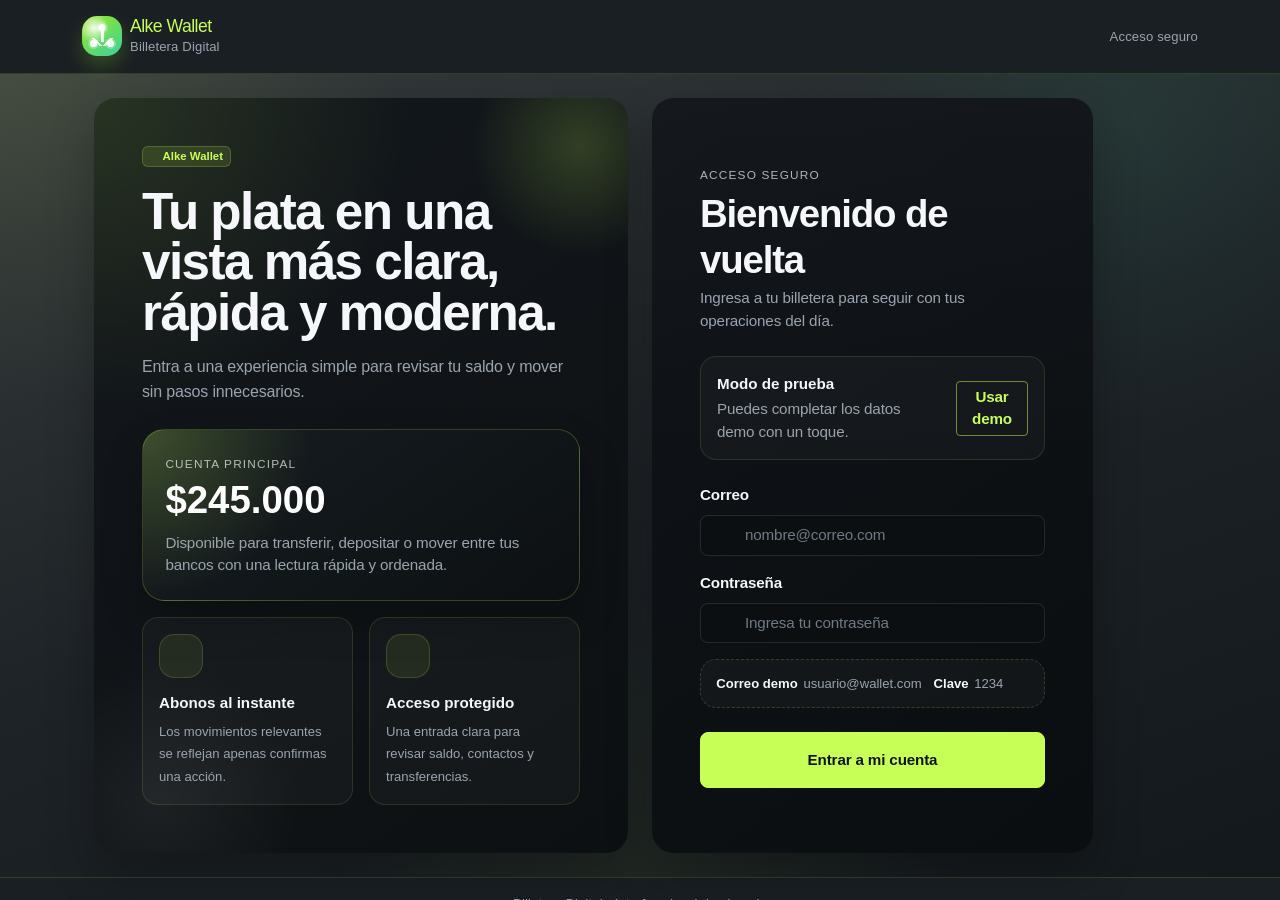
<file: index.html>
<!DOCTYPE html>
<html lang="es">

<head>
	<meta charset="UTF-8">
	<meta name="viewport" content="width=device-width, initial-scale=1.0">
	<title>Billetera Digital</title>
</head>

<body>
	<p>Redirigiendo a <a href="./pages/login.html">Inicio de sesión</a>...</p>
	<script src="https://code.jquery.com/jquery-3.7.1.min.js"></script>
	<script>
		$(function () {
			$(location).attr("href", "./pages/login.html");
		});
	</script>
</body>

</html>
</file>
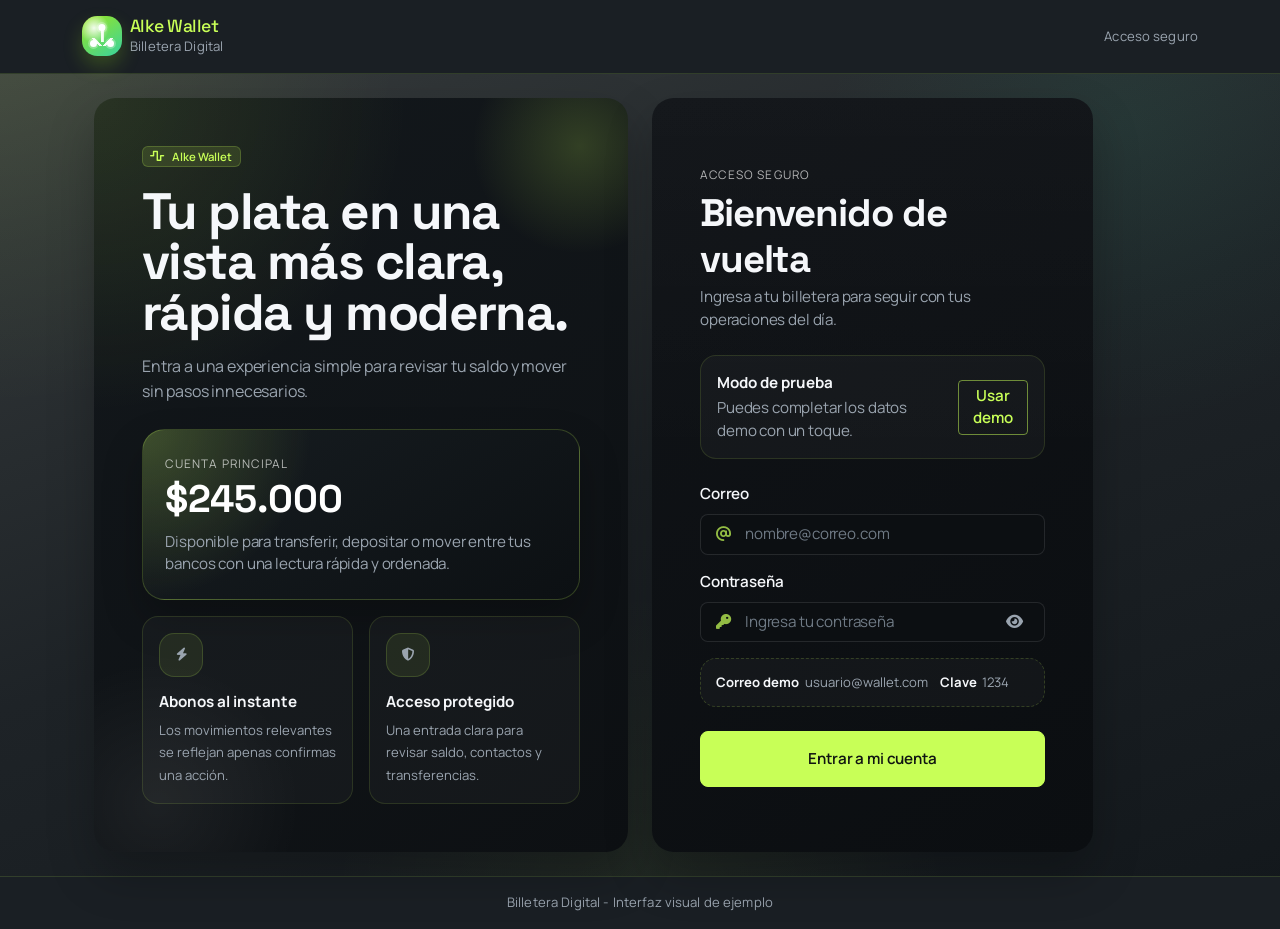
<file: pages/deposit.html>
<!DOCTYPE html>
<html lang="es">

<head>
  <meta charset="UTF-8">
  <meta name="viewport" content="width=device-width, initial-scale=1.0">
  <title>Depositar | Billetera Digital</title>
  <link href="https://cdn.jsdelivr.net/npm/bootstrap@5.3.3/dist/css/bootstrap.min.css" rel="stylesheet"
    integrity="sha384-QWTKZyjpPEjISv5WaRU9OFeRpok6YctnYmDr5pNlyT2bRjXh0JMhjY6hW+ALEwIH" crossorigin="anonymous">
  <link rel="stylesheet" href="../assets/css/styles.css">
  <link rel="stylesheet" href="../assets/css/pages/operations.css">
</head>

<body data-page="deposit" data-layout="app" data-title="Depositar | Billetera Digital">
  <div data-layout-root></div>
  <template data-page-content>
    <section class="card simple-card border-0 p-4 p-md-5">
      <div class="page-hero mb-4">
        <div>
          <span class="badge d-inline-block bg-primary-subtle text-primary">Fondos</span>
          <h2 class="mt-3 mb-1">Depositar</h2>
          <p class="text-muted mb-0">Elige cómo quieres ingresar la plata y te guiamos paso a paso.</p>
        </div>
        <div class="hero-icon">
          <i class="fa-solid fa-arrow-down-wide-short"></i>
        </div>
      </div>

      <div class="row g-4 align-items-start">
        <div class="col-12 col-xl-7">
          <div class="desktop-flow-column">
            <div class="row g-3 mobile-summary-grid">
              <div class="col-12 col-sm-7 col-lg-7">
                <div class="info-panel h-100">
                  <div class="balance-header balance-header--compact">
                    <span class="info-panel__label mb-0">Saldo actual</span>
                    <button type="button" class="balance-visibility-toggle" data-balance-toggle aria-label="Ocultar saldo">
                      <i class="fa-solid fa-eye-slash"></i>
                    </button>
                  </div>
                  <strong class="info-panel__value" data-current-balance data-balance-value>$ 0</strong>
                  <p class="info-panel__text mb-0">Tu saldo se actualiza apenas terminamos el ingreso.</p>
                </div>
              </div>
            </div>

            <div class="surface-panel deposit-panel h-100">
              <div class="transfer-panel__header">
                <div>
                  <span class="transfer-panel__eyebrow">Paso principal</span>
                  <h3 class="h4 mb-1">¿Cómo quieres ingresar la plata?</h3>
                  <p class="text-muted mb-0">Elige una opción y abriremos una ventana con los datos necesarios.</p>
                </div>
              </div>

              <div class="transfer-choice-grid">
                <button type="button" class="transfer-choice-card" data-bs-toggle="modal" data-bs-target="#depositBankMethodModal">
                  <span class="transfer-choice-card__icon">
                    <i class="fa-solid fa-building-columns"></i>
                  </span>
                  <span class="transfer-choice-card__content">
                    <span class="transfer-choice-card__title">Desde otro banco</span>
                    <span class="transfer-choice-card__text">Elige si quieres ingresar con débito o con una transferencia bancaria.</span>
                  </span>
                </button>
                <button type="button" class="transfer-choice-card" data-bs-toggle="modal" data-bs-target="#depositGiftCardModal">
                  <span class="transfer-choice-card__icon">
                    <i class="fa-solid fa-gift"></i>
                  </span>
                  <span class="transfer-choice-card__content">
                    <span class="transfer-choice-card__title">Con gift card</span>
                    <span class="transfer-choice-card__text">Canjea un código de regalo y súmalo directo a tu saldo.</span>
                  </span>
                </button>
              </div>
            </div>
          </div>
        </div>
        <div class="col-xl-5 d-none d-xl-block">
          <div class="surface-panel desktop-guide-card h-100">
            <span class="desktop-guide-card__eyebrow">Paso a paso</span>
            <h3 class="desktop-guide-card__title">Como depositar en tu billetera</h3>
            <div class="desktop-guide-list">
              <div class="desktop-guide-list__item">
                <span class="desktop-guide-list__step">1</span>
                <div>
                  <strong>Elige una opción</strong>
                  <p class="mb-0 text-muted">Puedes ingresar plata desde otro banco o con una gift card.</p>
                </div>
              </div>
              <div class="desktop-guide-list__item">
                <span class="desktop-guide-list__step">2</span>
                <div>
                  <strong>Completa los datos</strong>
                  <p class="mb-0 text-muted">La ventana te mostrará el banco, la tarjeta o el código que corresponda.</p>
                </div>
              </div>
              <div class="desktop-guide-list__item">
                <span class="desktop-guide-list__step">3</span>
                <div>
                  <strong>Confirma el ingreso</strong>
                  <p class="mb-0 text-muted">Cuando termines, el monto se suma a tu saldo disponible.</p>
                </div>
              </div>
            </div>
          </div>
        </div>
      </div>
    </section>
  </template>

  <template data-page-extra>
    <div class="modal fade" id="depositBankMethodModal" tabindex="-1" aria-labelledby="depositBankMethodModalLabel" aria-hidden="true">
      <div class="modal-dialog modal-dialog-centered">
        <div class="modal-content">
          <div class="modal-header">
            <div>
              <span class="section-heading__eyebrow d-block">Paso 1</span>
              <h2 class="modal-title fs-5" id="depositBankMethodModalLabel">Elige cómo quieres ingresar</h2>
            </div>
            <button type="button" class="btn-close" data-bs-dismiss="modal" aria-label="Cerrar"></button>
          </div>
          <div class="modal-body">
            <div class="transfer-choice-grid">
              <button type="button" class="transfer-choice-card" data-bs-target-modal="depositDebitModal">
                <span class="transfer-choice-card__icon">
                  <i class="fa-solid fa-credit-card"></i>
                </span>
                <span class="transfer-choice-card__content">
                  <span class="transfer-choice-card__title">Tarjeta de débito</span>
                  <span class="transfer-choice-card__text">Haz un cargo usando una tarjeta de débito de prueba.</span>
                </span>
              </button>
              <button type="button" class="transfer-choice-card" data-bs-target-modal="depositTransferModal">
                <span class="transfer-choice-card__icon">
                  <i class="fa-solid fa-arrow-right-arrow-left"></i>
                </span>
                <span class="transfer-choice-card__content">
                  <span class="transfer-choice-card__title">Transferencia bancaria</span>
                  <span class="transfer-choice-card__text">Revisa los datos de abono y confirma el monto transferido.</span>
                </span>
              </button>
            </div>
          </div>
        </div>
      </div>
    </div>

    <div class="modal fade" id="depositDebitModal" tabindex="-1" aria-labelledby="depositDebitModalLabel" aria-hidden="true">
      <div class="modal-dialog modal-dialog-centered modal-lg">
        <div class="modal-content">
          <div class="modal-header">
            <div>
              <span class="section-heading__eyebrow d-block">Paso 2</span>
              <h2 class="modal-title fs-5" id="depositDebitModalLabel">Ingresa con tarjeta de débito</h2>
            </div>
            <button type="button" class="btn-close" data-bs-dismiss="modal" aria-label="Cerrar"></button>
          </div>
          <div class="modal-body">
            <form id="depositDebitForm" novalidate>
              <div class="mb-3">
                <label for="debitBankSource" class="form-label">Banco de origen</label>
                <select id="debitBankSource" class="form-select form-select-lg">
                  <option value="">Selecciona un banco</option>
                </select>
                <div class="form-text" id="debitBankSourceHelp">Selecciona desde qué banco quieres hacer el cargo.</div>
              </div>

              <div class="mb-3">
                <label for="debitCardNumber" class="form-label">Número de tarjeta de débito</label>
                <input type="text" class="form-control" id="debitCardNumber" placeholder="Ingresa el número de la tarjeta">
                <div class="form-text" id="debitCardNumberHint">Tarjeta de prueba: selecciona un banco para ver un ejemplo.</div>
              </div>

              <div class="mb-3">
                <label for="debitCardHolder" class="form-label">Nombre del titular</label>
                <input type="text" class="form-control" id="debitCardHolder" placeholder="Como aparece en la tarjeta">
                <div class="form-text" id="debitCardHolderHint">Titular de prueba: selecciona un banco para ver un ejemplo.</div>
              </div>

              <div class="row g-3 mb-3">
                <div class="col-6">
                  <label for="debitCardExpiry" class="form-label">Vencimiento</label>
                  <input type="text" class="form-control" id="debitCardExpiry" placeholder="MM/AA">
                  <div class="form-text" id="debitCardExpiryHint">Ejemplo: 12/28</div>
                </div>
                <div class="col-6">
                  <label for="debitCardCvv" class="form-label">CVV</label>
                  <input type="text" class="form-control" id="debitCardCvv" placeholder="123">
                  <div class="form-text" id="debitCardCvvHint">Ejemplo: 321</div>
                </div>
              </div>

              <div class="mb-4">
                <label for="debitAmount" class="form-label">Monto a ingresar</label>
                <input type="number" class="form-control form-control-lg" id="debitAmount" placeholder="Ej: 50000" min="1">
                <div class="form-text" id="debitDepositSummary">Haz un cargo desde tu tarjeta de débito para sumarlo al saldo.</div>
              </div>

              <div class="d-flex flex-column flex-sm-row gap-3">
                <button type="submit" class="btn btn-primary btn-lg flex-fill">Ingresar con débito</button>
              </div>
              <p id="debitDepositResult" class="small mt-3 mb-0 d-none"></p>
              <div id="debitDepositMessage" class="alert d-none mt-3 mb-0" role="alert"></div>
            </form>
          </div>
        </div>
      </div>
    </div>

    <div class="modal fade" id="depositTransferModal" tabindex="-1" aria-labelledby="depositTransferModalLabel" aria-hidden="true">
      <div class="modal-dialog modal-dialog-centered modal-lg">
        <div class="modal-content">
          <div class="modal-header">
            <div>
              <span class="section-heading__eyebrow d-block">Paso 2</span>
              <h2 class="modal-title fs-5" id="depositTransferModalLabel">Ingresa con transferencia bancaria</h2>
            </div>
            <button type="button" class="btn-close" data-bs-dismiss="modal" aria-label="Cerrar"></button>
          </div>
          <div class="modal-body">
            <form id="depositTransferForm" novalidate>
              <div class="mb-3">
                <label for="transferBankSource" class="form-label">Banco desde donde transferiste</label>
                <select id="transferBankSource" class="form-select form-select-lg">
                  <option value="">Selecciona un banco</option>
                </select>
                <div class="form-text" id="transferBankSourceHelp">Elige el banco de origen para mostrar los datos de abono.</div>
              </div>

              <div class="surface-panel p-3 mb-3">
                <span class="transfer-panel__eyebrow d-block mb-2">Datos de prueba para transferir</span>
                <div class="small text-muted d-grid gap-2">
                  <div id="transferHolderHint">Titular: selecciona un banco para ver el ejemplo.</div>
                  <div id="transferRutHint">RUT: selecciona un banco para ver el ejemplo.</div>
                  <div id="transferAccountTypeHint">Tipo de cuenta: selecciona un banco para ver el ejemplo.</div>
                  <div id="transferAccountNumberHint">Número de cuenta: selecciona un banco para ver el ejemplo.</div>
                  <div id="transferEmailHint">Correo: selecciona un banco para ver el ejemplo.</div>
                </div>
              </div>

              <div class="mb-3">
                <label for="transferReference" class="form-label">Comprobante o referencia</label>
                <input type="text" class="form-control" id="transferReference" placeholder="Ej: TRX-458921">
                <div class="form-text" id="transferReferenceHint">Puedes usar un código simple para simular el comprobante.</div>
              </div>

              <div class="mb-4">
                <label for="transferAmount" class="form-label">Monto transferido</label>
                <input type="number" class="form-control form-control-lg" id="transferAmount" placeholder="Ej: 50000" min="1">
                <div class="form-text" id="transferDepositSummary">Confirma cuánto transferiste para acreditarlo en tu saldo.</div>
              </div>

              <div class="d-flex flex-column flex-sm-row gap-3">
                <button type="submit" class="btn btn-primary btn-lg flex-fill">Confirmar transferencia</button>
              </div>
              <p id="transferDepositResult" class="small mt-3 mb-0 d-none"></p>
              <div id="transferDepositMessage" class="alert d-none mt-3 mb-0" role="alert"></div>
            </form>
          </div>
        </div>
      </div>
    </div>

    <div class="modal fade" id="depositGiftCardModal" tabindex="-1" aria-labelledby="depositGiftCardModalLabel" aria-hidden="true">
      <div class="modal-dialog modal-dialog-centered">
        <div class="modal-content">
          <div class="modal-header">
            <div>
              <span class="section-heading__eyebrow d-block">Paso 1</span>
              <h2 class="modal-title fs-5" id="depositGiftCardModalLabel">Canjea una gift card</h2>
            </div>
            <button type="button" class="btn-close" data-bs-dismiss="modal" aria-label="Cerrar"></button>
          </div>
          <div class="modal-body">
            <form id="depositGiftCardForm" novalidate>
              <div class="mb-3">
                <label for="giftCardSource" class="form-label">Elige una gift card</label>
                <select id="giftCardSource" class="form-select form-select-lg">
                  <option value="">Selecciona una gift card</option>
                </select>
                <div class="form-text">Puedes usar uno de los códigos de ejemplo que dejamos cargados.</div>
              </div>

              <div class="mb-3">
                <label for="giftCardCode" class="form-label">Código de la gift card</label>
                <input type="text" class="form-control" id="giftCardCode" placeholder="Ingresa el código">
                <div class="form-text" id="giftCardCodeHint">Código de prueba: selecciona una gift card para ver el ejemplo.</div>
              </div>

              <div class="mb-3">
                <label for="giftCardPin" class="form-label">PIN o clave</label>
                <input type="text" class="form-control" id="giftCardPin" placeholder="Ingresa la clave">
                <div class="form-text" id="giftCardPinHint">PIN de prueba: selecciona una gift card para ver el ejemplo.</div>
              </div>

              <div class="mb-4">
                <label for="giftAmount" class="form-label">Monto a depositar</label>
                <input type="number" class="form-control form-control-lg" id="giftAmount" placeholder="Ej: 15000" min="1">
                <div class="form-text" id="giftDepositSummary">Usa un código de regalo para sumar saldo sin depender de otro banco.</div>
              </div>

              <div class="d-flex flex-column flex-sm-row gap-3">
                <button type="submit" class="btn btn-primary btn-lg flex-fill">Canjear gift card</button>
              </div>
              <p id="giftDepositSummaryText" class="small mt-3 mb-0 d-none"></p>
              <div id="giftDepositMessage" class="alert d-none mt-3 mb-0" role="alert"></div>
            </form>
          </div>
        </div>
      </div>
    </div>
  </template>

  <script src="../assets/js/layout.js"></script>
  <script src="https://code.jquery.com/jquery-3.7.1.min.js"></script>
  <script src="../assets/js/data.js"></script>
  <script src="../assets/js/deposit.js"></script>
  <script src="../assets/js/main.js"></script>
</body>

</html>
</file>
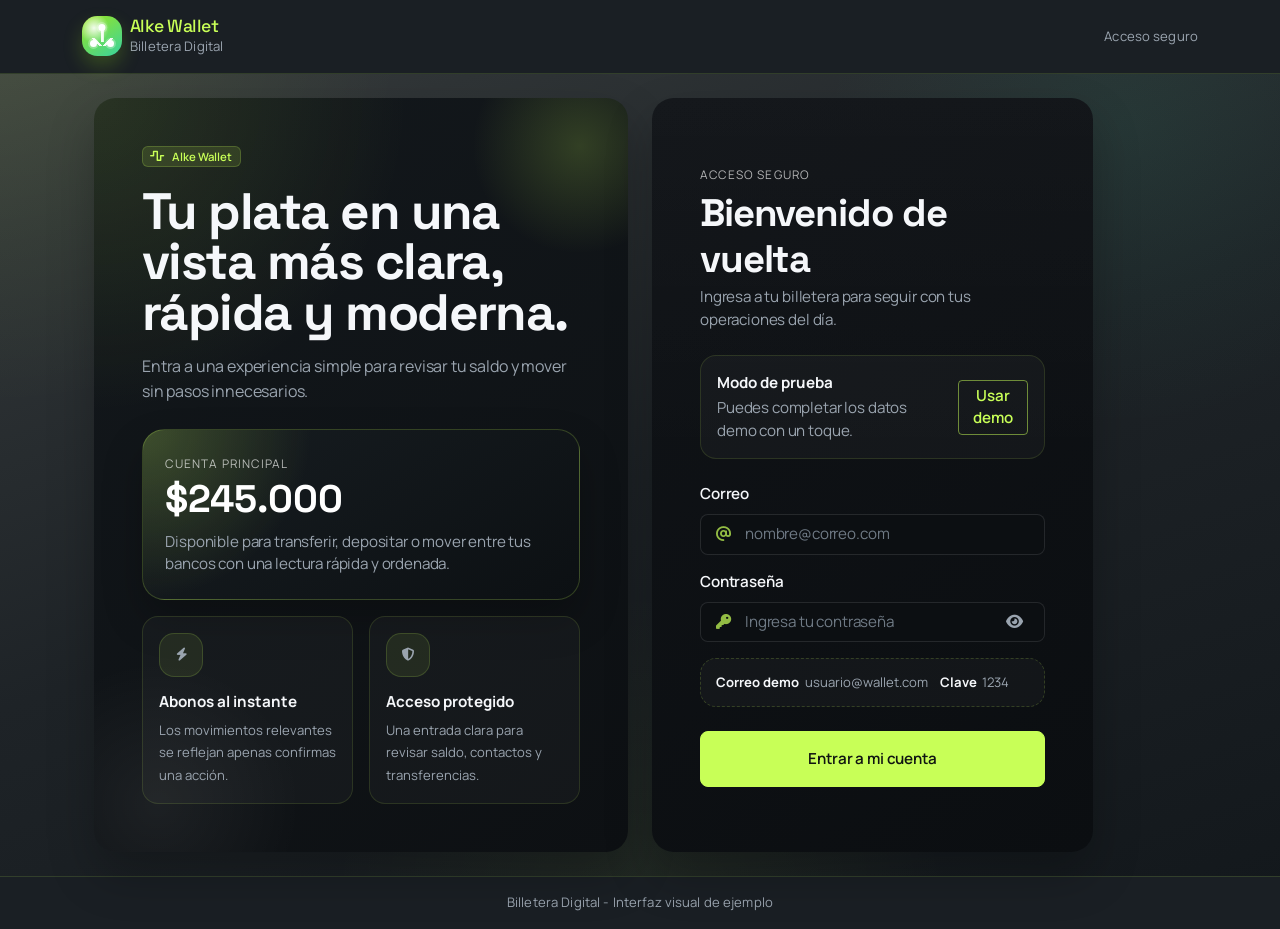
<file: pages/login.html>
<!DOCTYPE html>
<html lang="es">

<head>
  <meta charset="UTF-8">
  <meta name="viewport" content="width=device-width, initial-scale=1.0">
  <title>Inicio de sesión | Billetera Digital</title>
  <link href="https://cdn.jsdelivr.net/npm/bootstrap@5.3.3/dist/css/bootstrap.min.css" rel="stylesheet"
    integrity="sha384-QWTKZyjpPEjISv5WaRU9OFeRpok6YctnYmDr5pNlyT2bRjXh0JMhjY6hW+ALEwIH" crossorigin="anonymous">
  <link rel="stylesheet" href="https://cdnjs.cloudflare.com/ajax/libs/font-awesome/6.7.2/css/all.min.css">
  <link rel="stylesheet" href="../assets/css/styles.css">
  <link rel="stylesheet" href="../assets/css/pages/login.css">
</head>

<body data-page="login" data-layout="auth" data-title="Inicio de sesión | Billetera Digital">
  <div data-layout-root></div>
  <template data-page-content>
    <div class="row justify-content-center w-100">
      <div class="col-12 col-xxl-11">
        <div class="row g-4 align-items-stretch login-shell">
          <div class="col-12 col-lg-6">
            <section class="card simple-card border-0 p-4 p-md-5 h-100 auth-panel login-stage">
              <span class="badge d-inline-flex align-items-center gap-2 bg-primary-subtle text-primary login-stage__badge">
                <i class="fa-solid fa-wave-square"></i>
                Alke Wallet
              </span>

              <div class="login-stage__copy">
                <h2>Tu plata en una vista más clara, rápida y moderna.</h2>
                <p class="text-muted mb-0">Entra a una experiencia simple para revisar tu saldo y mover sin pasos innecesarios.</p>
              </div>

              <div class="login-stage__board mt-4">
                <div class="login-stage__card">
                  <span class="login-stage__eyebrow">Cuenta principal</span>
                  <strong class="login-stage__amount">$245.000</strong>
                  <p class="login-stage__caption mb-0">Disponible para transferir, depositar o mover entre tus bancos con una lectura rápida y ordenada.</p>
                </div>

                <div class="login-stage__metrics">
                  <div class="login-stage__metric">
                    <span class="login-stage__metric-icon"><i class="fa-solid fa-bolt"></i></span>
                    <div>
                      <strong>Abonos al instante</strong>
                      <span>Los movimientos relevantes se reflejan apenas confirmas una acción.</span>
                    </div>
                  </div>
                  <div class="login-stage__metric">
                    <span class="login-stage__metric-icon"><i class="fa-solid fa-shield-halved"></i></span>
                    <div>
                      <strong>Acceso protegido</strong>
                      <span>Una entrada clara para revisar saldo, contactos y transferencias.</span>
                    </div>
                  </div>
                </div>
              </div>
            </section>
          </div>

          <div class="col-12 col-lg-6 col-xl-5" data-auth-login-panel>
            <section class="card simple-card border-0 p-4 p-md-5 h-100 login-panel">
              <button type="button" class="btn btn-outline-secondary btn-sm login-panel__close d-lg-none" data-auth-login-close
                aria-label="Cerrar acceso">
                <i class="fa-solid fa-xmark"></i>
              </button>
              <div class="login-panel__header mb-4">
                <span class="login-panel__eyebrow">Acceso seguro</span>
                <h2 class="mb-1">Bienvenido de vuelta</h2>
                <p class="text-muted mb-0">Ingresa a tu billetera para seguir con tus operaciones del día.</p>
              </div>

              <div class="login-demo-strip mb-4">
                <div>
                  <strong>Modo de prueba</strong>
                  <p class="mb-0 text-muted">Puedes completar los datos demo con un toque.</p>
                </div>
                <button type="button" class="btn btn-outline-primary btn-sm" id="fillDemoAccess">Usar demo</button>
              </div>

              <form id="loginForm" novalidate>
                <div class="mb-3">
                  <label for="email" class="form-label">Correo</label>
                  <div class="login-input-wrap">
                    <span class="login-input-wrap__icon"><i class="fa-solid fa-at"></i></span>
                    <input type="email" class="form-control form-control-lg login-input-wrap__control" id="email"
                      placeholder="nombre@correo.com" required>
                  </div>
                </div>

                <div class="mb-3">
                  <label for="password" class="form-label">Contraseña</label>
                  <div class="login-input-wrap">
                    <span class="login-input-wrap__icon"><i class="fa-solid fa-key"></i></span>
                    <input type="password" class="form-control form-control-lg login-input-wrap__control" id="password"
                      placeholder="Ingresa tu contraseña" required>
                    <button type="button" class="login-input-wrap__action" id="togglePassword" aria-label="Mostrar contraseña">
                      <i class="fa-solid fa-eye"></i>
                    </button>
                  </div>
                </div>

                <div class="login-demo-inline mb-4">
                  <span><strong>Correo demo</strong> usuario@wallet.com</span>
                  <span><strong>Clave</strong> 1234</span>
                </div>

                <button type="submit" class="btn btn-primary btn-lg w-100 login-submit">Entrar a mi cuenta</button>
                <div id="loginMessage" class="alert d-none mt-3 mb-0" role="alert"></div>
              </form>
            </section>
          </div>
        </div>
      </div>
    </div>
  </template>

  <script src="../assets/js/layout.js"></script>
  <script src="https://code.jquery.com/jquery-3.7.1.min.js"></script>
  <script src="../assets/js/data.js"></script>
  <script src="../assets/js/login.js"></script>
  <script src="../assets/js/main.js"></script>
</body>

</html>
</file>
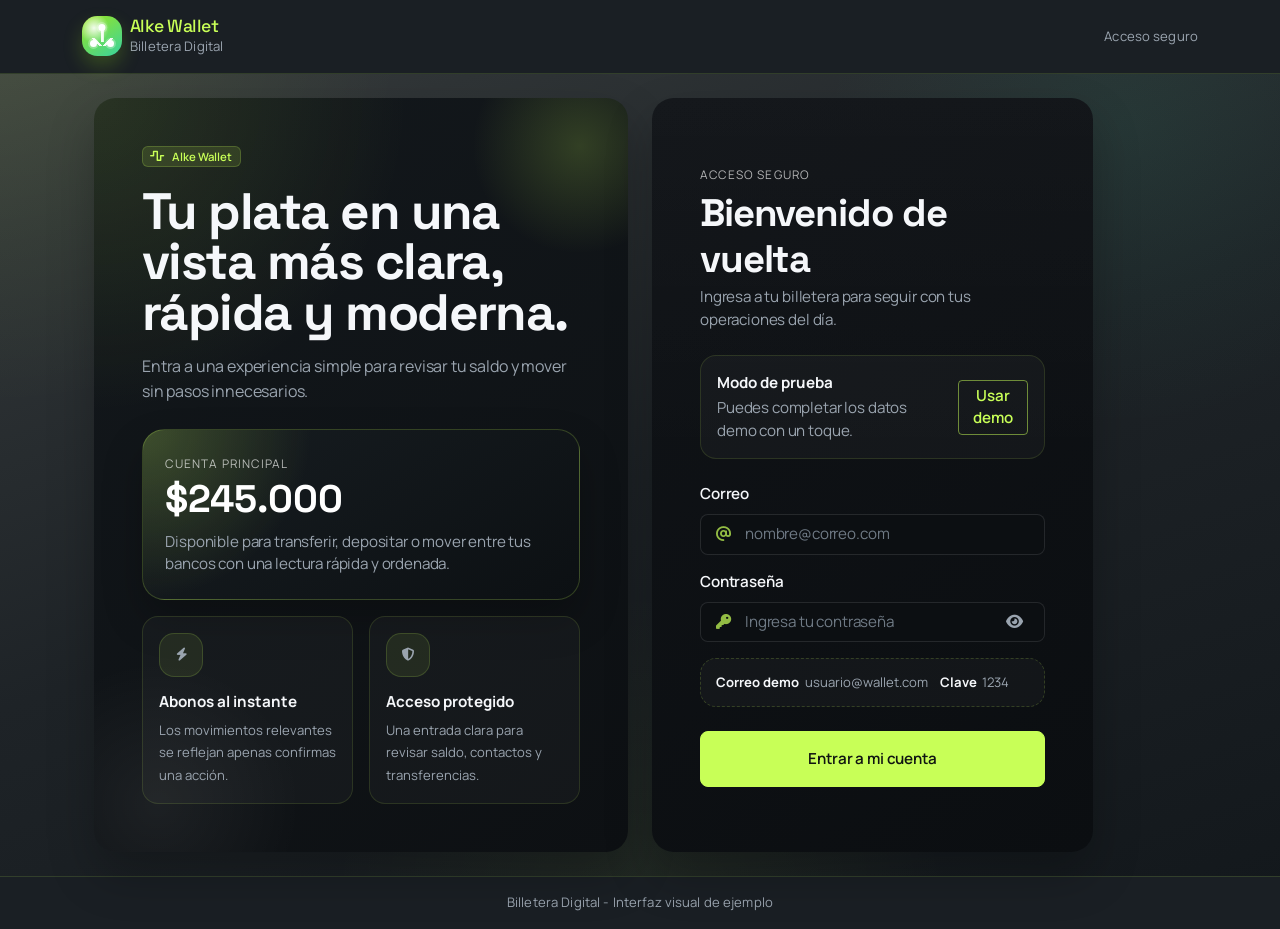
<file: pages/menu.html>
<!DOCTYPE html>
<html lang="es">

<head>
  <meta charset="UTF-8">
  <meta name="viewport" content="width=device-width, initial-scale=1.0">
  <title>Menú Principal | Billetera Digital</title>
  <link href="https://cdn.jsdelivr.net/npm/bootstrap@5.3.3/dist/css/bootstrap.min.css" rel="stylesheet"
    integrity="sha384-QWTKZyjpPEjISv5WaRU9OFeRpok6YctnYmDr5pNlyT2bRjXh0JMhjY6hW+ALEwIH" crossorigin="anonymous">
  <link rel="stylesheet" href="../assets/css/styles.css">
  <link rel="stylesheet" href="../assets/css/pages/menu.css">
</head>

<body data-page="menu" data-layout="app" data-title="Menú Principal | Billetera Digital">
  <div data-layout-root></div>
  <template data-page-content>
    <section class="card simple-card border-0 p-4 p-md-5">
      <div class="mb-4">
        <span class="badge d-inline-block bg-primary-subtle text-primary">Panel</span>
        <h2 class="mt-3 mb-1">Menú Principal</h2>
        <p class="text-muted mb-0">Aquí tienes a mano lo más importante para mover tu plata.</p>
      </div>

      <div id="menuMessage" class="alert alert-info d-none mb-4" role="alert" data-flash-message></div>

      <div class="menu-finance-hero mb-4">
        <div class="amount-box bg-primary text-white p-4">
          <div class="balance-header mb-2">
            <p class="mb-0">Lo que tienes disponible</p>
            <button type="button" class="balance-visibility-toggle" data-balance-toggle aria-label="Ocultar saldo">
              <i class="fa-solid fa-eye-slash"></i>
            </button>
          </div>
          <div class="display-6 fw-bold" data-wallet-balance data-balance-value>$ 245.000</div>
          <p class="mb-0 mt-2">Listo para lo que necesites hacer ahora</p>
          <button type="button" class="btn btn-outline-primary wallet-card-trigger d-lg-none mt-3" data-bs-toggle="modal"
            data-bs-target="#virtualCardAccessModal">
            Ver mi tarjeta virtual
          </button>
        </div>

        <div class="wallet-card-demo d-none d-lg-grid" aria-label="Tarjeta virtual demo">
          <div class="wallet-card-demo__top">
            <span class="wallet-card-demo__type">Virtual</span>
            <img src="https://assets.codepen.io/14762/airwallex-virtual.svg" alt="Airwallex">
          </div>
          <div class="wallet-card-demo__chip">
            <span></span>
          </div>
          <div class="wallet-card-demo__number">**** 1842</div>
          <div class="wallet-card-demo__bottom">
            <div class="wallet-card-demo__holder">
              <p>Cardholder</p>
              <p>Usuario Demo</p>
            </div>
            <img src="https://assets.codepen.io/14762/visa-virtual.svg" alt="Visa">
          </div>
        </div>
      </div>

      <div class="row g-3 mb-4">
        <div class="col-12 col-md-6">
          <div class="mini-stat h-100">
            <span class="mini-stat__icon"><i class="fa-solid fa-bolt"></i></span>
            <div>
              <strong class="mini-stat__title">Acciones directas</strong>
              <p class="mini-stat__text mb-0">Las opciones principales quedan visibles sin perder claridad en pantallas pequeñas.</p>
            </div>
          </div>
        </div>
        <div class="col-12 col-md-6">
          <div class="mini-stat h-100">
            <span class="mini-stat__icon"><i class="fa-solid fa-mobile-screen-button"></i></span>
            <div>
              <strong class="mini-stat__title">Diseño más flexible</strong>
              <p class="mini-stat__text mb-0">La interfaz se adapta mejor al ancho disponible y mantiene jerarquía visual.</p>
            </div>
          </div>
        </div>
      </div>

      <div class="d-flex justify-content-between align-items-center flex-wrap gap-3 mb-3">
        <div>
          <h3 class="h5 mb-1">Acciones rápidas</h3>
          <p class="text-muted mb-0">Tus accesos de siempre, más algunas ideas que vienen en camino.</p>
        </div>
      </div>

      <div class="row g-3">
        <div class="col-12 col-sm-6 col-md-4 col-xl-3">
          <a href="deposit.html" class="quick-action quick-action--live text-decoration-none" data-redirect-label="depósito">
            <span class="quick-action__icon">
              <i class="fa-solid fa-arrow-down-wide-short"></i>
            </span>
            <span class="quick-action__title">Depositar</span>
            <span class="quick-action__text">Suma plata a tu cuenta en un momento</span>
          </a>
        </div>
        <div class="col-12 col-sm-6 col-md-4 col-xl-3">
          <a href="retirar.html" class="quick-action quick-action--live text-decoration-none" data-redirect-label="retiro de fondos">
            <span class="quick-action__icon">
              <i class="fa-solid fa-arrow-up-wide-short"></i>
            </span>
            <span class="quick-action__title">Retirar</span>
            <span class="quick-action__text">Retira plata de tu billetera cuando quieras</span>
          </a>
        </div>
        <div class="col-12 col-sm-6 col-md-4 col-xl-3">
          <a href="sendMoney.html" class="quick-action quick-action--live text-decoration-none" data-redirect-label="enviar dinero">
            <span class="quick-action__icon">
              <i class="fa-solid fa-paper-plane"></i>
            </span>
            <span class="quick-action__title">Transferir</span>
            <span class="quick-action__text">Manda plata a tus contactos de forma simple</span>
          </a>
        </div>
        <div class="col-12 col-sm-6 col-md-4 col-xl-3">
          <a href="transactions.html" class="quick-action quick-action--live text-decoration-none" data-redirect-label="últimos movimientos">
            <span class="quick-action__icon">
              <i class="fa-solid fa-clock-rotate-left"></i>
            </span>
            <span class="quick-action__title">Movimientos</span>
            <span class="quick-action__text">Mira lo último que pasó en tu cuenta</span>
          </a>
        </div>
        <div class="col-12 col-sm-6 col-md-4 col-xl-3">
          <div class="quick-action quick-action--coming-soon" aria-disabled="true">
            <span class="quick-action__ribbon">Próximamente</span>
            <span class="quick-action__icon">
              <i class="fa-solid fa-mobile-screen-button"></i>
            </span>
            <span class="quick-action__title">Recargas</span>
            <span class="quick-action__text">Recargas, cuentas y otras cosas útiles</span>
          </div>
        </div>
        <div class="col-12 col-sm-6 col-md-4 col-xl-3">
          <div class="quick-action quick-action--coming-soon" aria-disabled="true">
            <span class="quick-action__ribbon">Próximamente</span>
            <span class="quick-action__icon">
              <i class="fa-solid fa-qrcode"></i>
            </span>
            <span class="quick-action__title">Pagar QR</span>
            <span class="quick-action__text">Escanea y paga sin vueltas</span>
          </div>
        </div>
      </div>
    </section>
  </template>

  <template data-page-extra>
    <div class="modal fade" id="virtualCardAccessModal" tabindex="-1" aria-labelledby="virtualCardAccessModalLabel" aria-hidden="true">
      <div class="modal-dialog modal-dialog-centered">
        <div class="modal-content">
          <div class="modal-header">
            <div>
              <span class="section-heading__eyebrow d-block">Acceso protegido</span>
              <h2 class="modal-title fs-5" id="virtualCardAccessModalLabel">Ver mi tarjeta virtual</h2>
            </div>
            <button type="button" class="btn-close" data-bs-dismiss="modal" aria-label="Cerrar"></button>
          </div>
          <div class="modal-body">
            <form id="virtualCardAccessForm" novalidate>
              <div class="mb-3">
                <label for="virtualCardPassword" class="form-label">Ingresa tu clave</label>
                <div class="login-input-wrap">
                  <span class="login-input-wrap__icon"><i class="fa-solid fa-key"></i></span>
                  <input type="password" class="form-control form-control-lg login-input-wrap__control" id="virtualCardPassword"
                    placeholder="Ingresa tu contraseña" required>
                  <button type="button" class="login-input-wrap__action" id="toggleVirtualCardPassword" aria-label="Mostrar contraseña">
                    <i class="fa-solid fa-eye"></i>
                  </button>
                </div>
                <div class="form-text">Usa la misma clave con la que iniciaste sesión.</div>
              </div>

              <button type="submit" class="btn btn-primary w-100">Mostrar tarjeta</button>
              <div id="virtualCardAccessMessage" class="alert d-none mt-3 mb-0" role="alert"></div>
            </form>

            <div class="wallet-card-modal-view d-none mt-4" data-virtual-card-panel>
              <div class="wallet-card-demo wallet-card-demo--modal" aria-label="Tarjeta virtual">
                <div class="wallet-card-demo__top">
                  <span class="wallet-card-demo__type">Virtual</span>
                  <img src="https://assets.codepen.io/14762/airwallex-virtual.svg" alt="Airwallex">
                </div>
                <div class="wallet-card-demo__chip">
                  <span></span>
                </div>
                <div class="wallet-card-demo__number">**** 1842</div>
                <div class="wallet-card-demo__bottom">
                  <div class="wallet-card-demo__holder">
                    <p>Cardholder</p>
                    <p>Usuario Demo</p>
                  </div>
                  <img src="https://assets.codepen.io/14762/visa-virtual.svg" alt="Visa">
                </div>
              </div>
            </div>
          </div>
        </div>
      </div>
    </div>
  </template>

  <script src="../assets/js/layout.js"></script>
  <script src="https://code.jquery.com/jquery-3.7.1.min.js"></script>
  <script src="../assets/js/data.js"></script>
  <script src="../assets/js/menu.js"></script>
  <script src="../assets/js/main.js"></script>
</body>

</html>
</file>
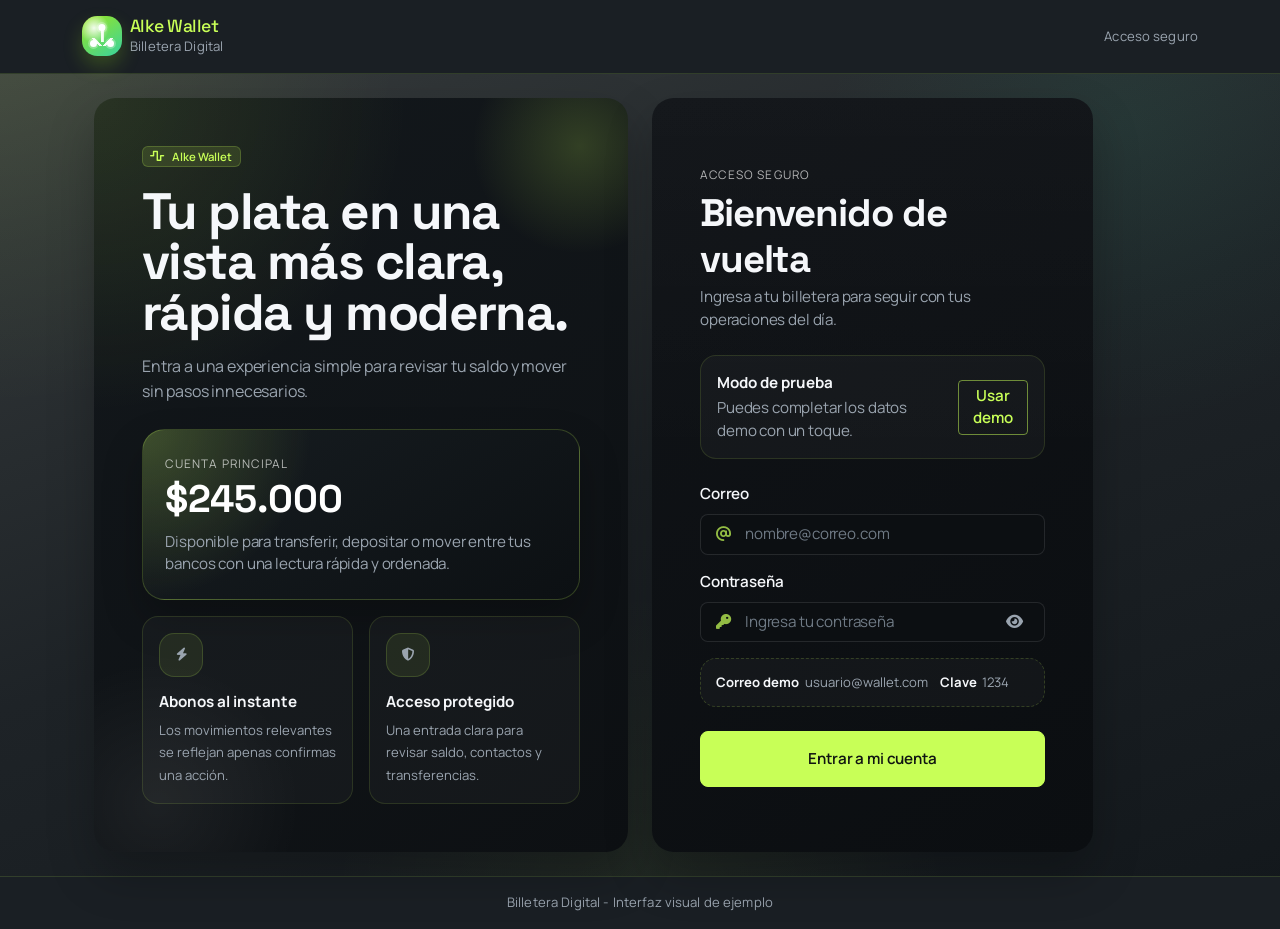
<file: pages/retirar.html>
<!DOCTYPE html>
<html lang="es">

<head>
  <meta charset="UTF-8">
  <meta name="viewport" content="width=device-width, initial-scale=1.0">
  <title>Retirar Fondos | Billetera Digital</title>
  <link href="https://cdn.jsdelivr.net/npm/bootstrap@5.3.3/dist/css/bootstrap.min.css" rel="stylesheet"
    integrity="sha384-QWTKZyjpPEjISv5WaRU9OFeRpok6YctnYmDr5pNlyT2bRjXh0JMhjY6hW+ALEwIH" crossorigin="anonymous">
  <link rel="stylesheet" href="../assets/css/styles.css">
  <link rel="stylesheet" href="../assets/css/pages/operations.css">
</head>

<body data-page="retirar" data-layout="app" data-title="Retirar Fondos | Billetera Digital">
  <div data-layout-root></div>
  <template data-page-content>
    <section class="card simple-card border-0 p-4 p-md-5">
      <div class="page-hero mb-4">
        <div>
          <span class="badge d-inline-block bg-primary-subtle text-primary">Fondos</span>
          <h2 class="mt-3 mb-1">Retirar Fondos</h2>
          <p class="text-muted mb-0">Mueve tu saldo a una de tus cuentas bancarias de forma simple y clara.</p>
        </div>
        <div class="hero-icon">
          <i class="fa-solid fa-arrow-up-wide-short"></i>
        </div>
      </div>

      <div class="row g-4 align-items-start">
        <div class="col-12 col-xl-7">
          <div class="desktop-flow-column">
            <div class="row g-3 mobile-summary-grid">
              <div class="col-12 col-sm-7 col-lg-7">
                <div class="info-panel h-100">
                  <div class="balance-header balance-header--compact">
                    <span class="info-panel__label mb-0">Saldo disponible</span>
                    <button type="button" class="balance-visibility-toggle" data-balance-toggle aria-label="Ocultar saldo">
                      <i class="fa-solid fa-eye-slash"></i>
                    </button>
                  </div>
                  <strong class="info-panel__value" data-current-balance data-balance-value>$ 0</strong>
                  <p class="info-panel__text mb-0">Puedes mover solo el dinero que ya tienes disponible.</p>
                </div>
              </div>
              
            </div>

            <div class="surface-panel deposit-panel h-100">
              <div class="transfer-panel__header">
                <div>
                  <span class="transfer-panel__eyebrow">Paso principal</span>
                  <h3 class="h4 mb-1">¿Cómo quieres retirar?</h3>
                  <p class="text-muted mb-0">Escoge una opción y abriremos una ventana con el paso a paso.</p>
                </div>
              </div>

              <div class="transfer-choice-grid">
                <button type="button" class="transfer-choice-card" data-bs-toggle="modal" data-bs-target="#withdrawBankModal">
                  <span class="transfer-choice-card__icon">
                    <i class="fa-solid fa-building-columns"></i>
                  </span>
                  <span class="transfer-choice-card__content">
                    <span class="transfer-choice-card__title">Entre tus bancos</span>
                    <span class="transfer-choice-card__text">Elige una de tus cuentas registradas y confirma cuánto quieres mover.</span>
                  </span>
                </button>
              </div>
            </div>
          </div>
        </div>
        <div class="col-xl-5 d-none d-xl-block">
          <div class="surface-panel desktop-guide-card h-100">
            <span class="desktop-guide-card__eyebrow">Paso a paso</span>
            <h3 class="desktop-guide-card__title">Como retirar fondos</h3>
            <div class="desktop-guide-list">
              <div class="desktop-guide-list__item">
                <span class="desktop-guide-list__step">1</span>
                <div>
                  <strong>Selecciona tu cuenta</strong>
                  <p class="mb-0 text-muted">Elige a cuál de tus cuentas quieres mover el dinero.</p>
                </div>
              </div>
              <div class="desktop-guide-list__item">
                <span class="desktop-guide-list__step">2</span>
                <div>
                  <strong>Indica el monto</strong>
                  <p class="mb-0 text-muted">Solo puedes retirar el saldo que ya aparece disponible.</p>
                </div>
              </div>
              <div class="desktop-guide-list__item">
                <span class="desktop-guide-list__step">3</span>
                <div>
                  <strong>Confirma el movimiento</strong>
                  <p class="mb-0 text-muted">El retiro queda registrado y el saldo se descuenta en la app.</p>
                </div>
              </div>
            </div>
          </div>
        </div>
      </div>
    </section>
  </template>

  <template data-page-extra>
    <div class="modal fade" id="withdrawBankModal" tabindex="-1" aria-labelledby="withdrawBankModalLabel" aria-hidden="true">
      <div class="modal-dialog modal-dialog-centered modal-lg">
        <div class="modal-content">
          <div class="modal-header">
            <div>
              <span class="section-heading__eyebrow d-block">Paso 1</span>
              <h2 class="modal-title fs-5" id="withdrawBankModalLabel">Mueve saldo entre tus bancos</h2>
            </div>
            <button type="button" class="btn-close" data-bs-dismiss="modal" aria-label="Cerrar"></button>
          </div>
          <div class="modal-body">
            <form id="withdrawBankForm" novalidate>
              <div class="mb-3">
                <label for="withdrawBankSource" class="form-label">Tu cuenta de destino</label>
                <select id="withdrawBankSource" class="form-select form-select-lg">
                  <option value="">Selecciona una cuenta</option>
                </select>
                <div class="form-text" id="withdrawBankSourceHelp">Elige cuál de tus cuentas recibirá este retiro.</div>
              </div>

              <div class="surface-panel p-3 mb-3">
                <span class="transfer-panel__eyebrow d-block mb-2">Detalle de tu cuenta</span>
                <div class="small text-muted d-grid gap-2">
                  <div id="withdrawBankHolderHint">Titular: selecciona una cuenta para ver el detalle.</div>
                  <div id="withdrawBankTypeHint">Tipo de cuenta: selecciona una cuenta para ver el detalle.</div>
                  <div id="withdrawBankEtaHint">Tiempo estimado: selecciona una cuenta para ver el detalle.</div>
                </div>
              </div>

              <div class="mb-3">
                <label for="withdrawBankReason" class="form-label">Motivo del movimiento</label>
                <input type="text" class="form-control" id="withdrawBankReason" placeholder="Ej: mover a mi cuenta principal">
                <div class="form-text" id="withdrawBankReasonHint">Te sirve para reconocer después por qué moviste este saldo.</div>
              </div>

              <div class="mb-4">
                <label for="withdrawBankAmount" class="form-label">Monto a mover</label>
                <input type="number" class="form-control form-control-lg" id="withdrawBankAmount" placeholder="Ej: 25000" min="1">
                <div class="form-text" id="withdrawBankSummaryHint">El dinero saldrá de tu saldo disponible y llegará a la cuenta que elijas.</div>
              </div>

              <div class="d-flex flex-column flex-sm-row gap-3">
                <button type="submit" class="btn btn-primary btn-lg flex-fill">Confirmar movimiento</button>
              </div>
              <p id="withdrawBankResult" class="small mt-3 mb-0 d-none"></p>
              <div id="withdrawBankMessage" class="alert d-none mt-3 mb-0" role="alert"></div>
            </form>
          </div>
        </div>
      </div>
    </div>
  </template>

  <script src="../assets/js/layout.js"></script>
  <script src="https://code.jquery.com/jquery-3.7.1.min.js"></script>
  <script src="../assets/js/data.js"></script>
  <script src="../assets/js/retirar.js"></script>
  <script src="../assets/js/main.js"></script>
</body>

</html>
</file>
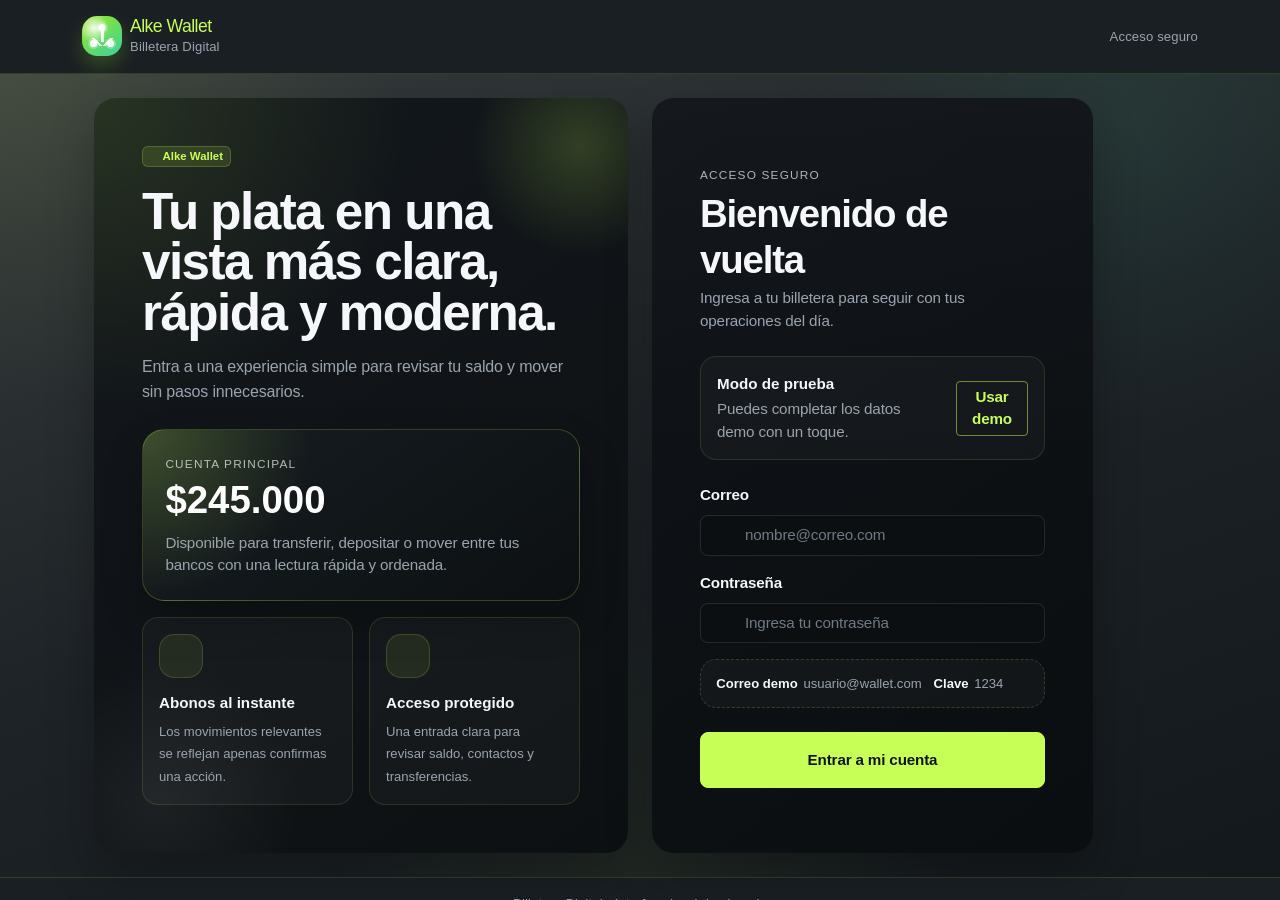
<file: pages/transactions.html>
<!DOCTYPE html>
<html lang="es">

<head>
	<meta charset="UTF-8">
	<meta name="viewport" content="width=device-width, initial-scale=1.0">
	<title>Últimos Movimientos | Billetera Digital</title>
	<link href="https://cdn.jsdelivr.net/npm/bootstrap@5.3.3/dist/css/bootstrap.min.css" rel="stylesheet"
		integrity="sha384-QWTKZyjpPEjISv5WaRU9OFeRpok6YctnYmDr5pNlyT2bRjXh0JMhjY6hW+ALEwIH" crossorigin="anonymous">
	<link rel="stylesheet" href="../assets/css/styles.css">
	<link rel="stylesheet" href="../assets/css/pages/transactions.css">
</head>

<body data-page="transactions" data-layout="app" data-title="Últimos Movimientos | Billetera Digital">
	<div data-layout-root></div>
	<template data-page-content>
		<section class="card simple-card border-0 p-4 p-md-5">
			<div class="page-hero mb-4">
				<div>
				<span class="badge d-inline-block bg-primary-subtle text-primary">Actividad</span>
				<h2 class="mt-3 mb-1">Últimos Movimientos</h2>
				<p class="text-muted mb-0">Aquí puedes ver lo último que pasó con tu plata.</p>
				</div>
				<div class="hero-icon">
					<i class="fa-solid fa-chart-line"></i>
				</div>
			</div>

			<div class="row g-3 mb-4">
				<div class="col-12 col-lg-5">
					<div class="surface-panel h-100">
						<label for="movementFilter" class="form-label">Filtrar por tipo de movimiento</label>
						<select id="movementFilter" class="form-select">
							<option value="all">Todos</option>
							<option value="deposit">Depósitos</option>
							<option value="transfer">Transferencias</option>
							<option value="withdrawal">Retiros</option>
						</select>
					</div>
				</div>
				<div class="col-12 col-lg-7">
					<div class="mini-stat h-100">
						<span class="mini-stat__icon"><i class="fa-solid fa-clock-rotate-left"></i></span>
						<div>
							<strong class="mini-stat__title">Historial de actividad</strong>
							<p class="mini-stat__text mb-0">Mira depósitos, envíos y retiros en un solo lugar.</p>
						</div>
					</div>
				</div>
			</div>

			<div class="surface-panel mb-4">
				<div class="section-heading mb-3">
					<div>
						<span class="section-heading__eyebrow">Resumen</span>
						<h3 class="h5 mb-1">Actividad reciente</h3>
						<p class="text-muted mb-0">El historial se organiza en bloques más legibles para desktop y móvil.</p>
					</div>
					<span class="section-heading__icon"><i class="fa-solid fa-wallet"></i></span>
				</div>
				<div class="list-group movement-scroll" data-movement-list></div>
			</div>
		</section>
	</template>

	<script src="../assets/js/layout.js"></script>
	<script src="https://code.jquery.com/jquery-3.7.1.min.js"></script>
	<script src="../assets/js/data.js"></script>
	<script src="../assets/js/transactions.js"></script>
	<script src="../assets/js/main.js"></script>
</body>

</html>
</file>
<file: assets/css/styles.css>
@import url("https://fonts.googleapis.com/css2?family=Manrope:wght@400;500;600;700;800&family=Space+Grotesk:wght@500;700&display=swap");

.page-bg {
    min-height: 100vh;
    background-color: #2c3134;
    background:
        radial-gradient(circle at top left, rgba(200, 255, 87, 0.1), transparent 26%),
        radial-gradient(circle at 88% 14%, rgba(56, 211, 159, 0.08), transparent 22%),
        radial-gradient(circle at 50% 100%, rgba(200, 255, 87, 0.06), transparent 28%),
        linear-gradient(160deg, #3d4042 0%, #2f3436 18%, #1e2327 52%, #13181c 100%);
    font-family: "Manrope", "Segoe UI", sans-serif;
    font-size: 0.95rem;
    background-attachment: fixed;
    overflow-x: hidden;
}

:root {
    --app-header-height: 0px;
    --app-footer-height: 0px;
    --app-bg: #2c3134;
    --app-surface: #111417;
    --app-surface-soft: #1a1f24;
    --app-surface-strong: #0c0f12;
    --app-border: rgba(200, 255, 87, 0.14);
    --app-text: #f5f7fa;
    --app-muted: #9aa4af;
    --app-accent: #c8ff57;
    --app-accent-strong: #a6f226;
    --app-accent-contrast: #0f1411;
    --app-shadow: 0 1rem 2.5rem rgba(0, 0, 0, 0.28);
    --app-font-body: "Manrope", "Segoe UI", sans-serif;
    --app-font-display: "Space Grotesk", "Segoe UI", sans-serif;
    --app-mobile-shell: rgba(11, 15, 23, 0.92);
}

body,
button,
input,
select,
textarea {
    font-family: var(--app-font-body);
}

.simple-card {
    border-radius: 1rem;
    background-color: var(--app-surface);
    color: var(--app-text);
    border: 1px solid var(--app-border);
    box-shadow: var(--app-shadow);
}

[data-layout="app"] .simple-card {
    position: relative;
    overflow: hidden;
}

[data-layout="app"] .simple-card::before {
    content: "";
    position: absolute;
    inset: 0 0 auto;
    height: 1px;
    background: linear-gradient(90deg, transparent, rgba(255, 255, 255, 0.22), transparent);
    pointer-events: none;
}

.page-hero {
    display: grid;
    grid-template-columns: minmax(0, 1fr) auto;
    align-items: start;
    gap: 1rem;
}

.page-hero > div:first-child {
    flex: 1;
    min-width: 0;
}

.hero-icon {
    width: 4rem;
    height: 4rem;
    border-radius: 1.2rem;
    display: inline-flex;
    align-items: center;
    justify-content: center;
    font-size: 1.35rem;
    color: var(--app-accent);
    border: 1px solid rgba(200, 255, 87, 0.16);
    background:
        radial-gradient(circle at top left, rgba(200, 255, 87, 0.22), transparent 52%),
        rgba(12, 15, 18, 0.86);
    box-shadow: inset 0 1px 0 rgba(255, 255, 255, 0.03);
}

.surface-panel {
    background-color: var(--app-surface-soft);
    border: 1px solid var(--app-border);
    border-radius: 1rem;
    padding: 1rem;
    box-shadow: inset 0 1px 0 rgba(255, 255, 255, 0.02);
}

.info-panel {
    background:
        radial-gradient(circle at top left, rgba(200, 255, 87, 0.14), transparent 36%),
        linear-gradient(145deg, #14191d, #0c0f12);
    border: 1px solid rgba(200, 255, 87, 0.18);
    border-radius: 1rem;
    padding: 1.25rem;
    display: flex;
    flex-direction: column;
    gap: 0.45rem;
}

.info-panel__label {
    color: rgba(255, 255, 255, 0.72);
    font-size: 0.8rem;
    text-transform: uppercase;
    letter-spacing: 0.08em;
}

.info-panel__value {
    font-size: 1.7rem;
    font-family: var(--app-font-display);
    color: #ffffff;
}

.info-panel__text {
    color: var(--app-muted);
    font-size: 0.88rem;
    line-height: 1.45;
}

.mini-stat {
    background-color: rgba(255, 255, 255, 0.03);
    border: 1px solid var(--app-border);
    border-radius: 1rem;
    padding: 1.1rem;
    display: flex;
    align-items: flex-start;
    gap: 0.9rem;
}

.mini-stat__icon {
    width: 2.75rem;
    height: 2.75rem;
    border-radius: 0.95rem;
    display: inline-flex;
    align-items: center;
    justify-content: center;
    color: var(--app-accent);
    background-color: rgba(200, 255, 87, 0.08);
    border: 1px solid rgba(200, 255, 87, 0.14);
    flex-shrink: 0;
}

.mini-stat__title {
    display: block;
    color: var(--app-text);
    margin-bottom: 0.2rem;
}

.mini-stat__text {
    color: var(--app-muted);
    font-size: 0.86rem;
    line-height: 1.4;
}

.login-input-wrap {
    position: relative;
}

.login-input-wrap__icon {
    position: absolute;
    top: 50%;
    left: 1rem;
    transform: translateY(-50%);
    color: rgba(200, 255, 87, 0.72);
    pointer-events: none;
    z-index: 1;
}

.login-input-wrap__control {
    padding-left: 2.75rem;
    padding-right: 3rem;
}

.login-input-wrap__action {
    position: absolute;
    top: 50%;
    right: 0.8rem;
    transform: translateY(-50%);
    width: 2.2rem;
    height: 2.2rem;
    border: 0;
    border-radius: 0.8rem;
    display: inline-flex;
    align-items: center;
    justify-content: center;
    color: var(--app-muted);
    background: transparent;
}

.login-input-wrap__action:hover,
.login-input-wrap__action:focus {
    color: var(--app-accent);
    background-color: rgba(200, 255, 87, 0.08);
}

.balance-header {
    display: flex;
    align-items: center;
    justify-content: space-between;
    gap: 0.75rem;
}

.balance-visibility-toggle {
    width: 2.2rem;
    height: 2.2rem;
    padding: 0;
    border: 1px solid rgba(255, 255, 255, 0.12);
    border-radius: 0.8rem;
    display: inline-flex;
    align-items: center;
    justify-content: center;
    color: var(--app-text);
    background-color: rgba(255, 255, 255, 0.04);
    transition: background-color 0.2s ease, border-color 0.2s ease, color 0.2s ease;
}

.balance-visibility-toggle:hover,
.balance-visibility-toggle:focus {
    color: var(--app-accent);
    border-color: rgba(200, 255, 87, 0.28);
    background-color: rgba(200, 255, 87, 0.08);
}

.section-heading {
    display: grid;
    grid-template-columns: minmax(0, 1fr) auto;
    align-items: center;
    gap: 1rem;
}

.section-heading__actions {
    display: inline-flex;
    align-items: center;
    gap: 0.65rem;
    flex-shrink: 0;
}

.section-heading__eyebrow {
    display: inline-block;
    color: rgba(255, 255, 255, 0.68);
    font-size: 0.72rem;
    letter-spacing: 0.1em;
    text-transform: uppercase;
    margin-bottom: 0.3rem;
}

.section-heading__icon {
    width: 2.5rem;
    height: 2.5rem;
    border-radius: 0.9rem;
    display: inline-flex;
    align-items: center;
    justify-content: center;
    color: var(--app-accent);
    background-color: rgba(200, 255, 87, 0.08);
    border: 1px solid rgba(200, 255, 87, 0.14);
    flex-shrink: 0;
}

.icon-action-btn {
    width: 2.6rem;
    height: 2.6rem;
    border-radius: 0.9rem;
    display: inline-flex;
    align-items: center;
    justify-content: center;
    border: 1px solid rgba(200, 255, 87, 0.22);
    background-color: rgba(200, 255, 87, 0.08);
    color: var(--app-accent);
    transition: background-color 0.2s ease, border-color 0.2s ease, transform 0.2s ease;
}

.icon-action-btn:hover,
.icon-action-btn:focus {
    background-color: rgba(200, 255, 87, 0.14);
    border-color: rgba(200, 255, 87, 0.34);
    color: #f8ffe9;
    transform: translateY(-1px);
}

.app-shell {
    min-height: 100vh;
    position: relative;
}

.app-body {
    min-height: 0;
}

.content-column {
    min-height: 0;
    min-width: 0;
}

.app-header .container-fluid,
.app-footer .container-fluid {
    padding-left: 1.25rem;
    padding-right: 1.25rem;
}

.app-header {
    position: sticky;
    top: 0;
    z-index: 1105;
    overflow: visible;
}

.app-footer {
    position: static !important;
}

.app-header .container-fluid {
    position: relative;
    overflow: visible;
}

.app-sidebar-brand {
    display: grid;
    gap: 0.9rem;
    padding: 1rem;
    border-radius: 1.1rem;
    background:
        radial-gradient(circle at top left, rgba(200, 255, 87, 0.14), transparent 38%),
        linear-gradient(145deg, #151a1f, #0e1114);
    border: 1px solid rgba(200, 255, 87, 0.16);
}

.app-topbar-brand {
    flex-shrink: 0;
}

.min-w-0 {
    min-width: 0;
}

.app-header__side {
    flex: 1 1 0;
    min-width: 0;
}

.app-header__side--right {
    justify-content: flex-end;
}

.app-header__center {
    flex: 0 1 auto;
    min-width: 0;
    display: flex;
    justify-content: center;
}

.app-topbar__copy {
    min-width: 0;
    display: grid;
    gap: 0.05rem;
    text-align: center;
}

.app-topbar__eyebrow {
    color: rgba(255, 255, 255, 0.62);
    font-size: 0.62rem;
    text-transform: uppercase;
    letter-spacing: 0.11em;
}

.app-topbar__title {
    color: var(--app-text);
    font-family: var(--app-font-display);
    font-size: 0.92rem;
    line-height: 1.05;
}

.app-topbar__status {
    align-items: center;
    flex-shrink: 0;
}

.app-topbar__meta {
    display: inline-flex;
    align-items: center;
    gap: 0.7rem;
}

.app-topbar__pill {
    min-height: 2.2rem;
    padding: 0 0.85rem;
    border-radius: 999px;
    display: inline-flex;
    align-items: center;
    gap: 0.45rem;
    color: var(--app-text);
    background-color: rgba(255, 255, 255, 0.03);
    border: 1px solid var(--app-border);
    white-space: nowrap;
}

.app-topbar__pill--user {
    background:
        linear-gradient(180deg, rgba(255, 255, 255, 0.06), transparent 70%),
        rgba(255, 255, 255, 0.02);
}

.app-menu-toggle {
    width: 2.8rem;
    height: 2.8rem;
    padding: 0;
    align-items: center;
    justify-content: center;
    flex-shrink: 0;
}

.app-mobile-user-toggle {
    width: 2.8rem;
    height: 2.8rem;
    padding: 0;
    display: inline-flex;
    align-items: center;
    justify-content: center;
    border-radius: 0.95rem;
    flex-shrink: 0;
}

.app-mobile-user-menu {
    min-width: 160px;
    padding: 0.35rem;
    border-radius: 0.9rem;
    border: 1px solid var(--app-border);
    background:
        linear-gradient(180deg, rgba(255, 255, 255, 0.05), transparent 70%),
        var(--app-surface-soft);
    box-shadow: 0 0.7rem 1.4rem rgba(0, 0, 0, 0.22);
    z-index: 1200;
}

.app-mobile-user-menu .dropdown-item-text {
    padding: 0.45rem 0.6rem;
    font-size: 0.76rem;
}

.app-mobile-user-menu__item {
    border-radius: 0.7rem;
    display: inline-flex;
    align-items: center;
    gap: 0.6rem;
    padding: 0.55rem 0.6rem;
    font-size: 0.84rem;
}

.app-mobile-user-menu__item:hover,
.app-mobile-user-menu__item:focus {
    background-color: rgba(255, 255, 255, 0.06);
}

.sidebar {
    width: 210px;
    background-color: var(--app-surface-soft) !important;
    border-color: var(--app-border) !important;
    box-shadow: inset -1px 0 0 rgba(255, 255, 255, 0.03);
    flex-shrink: 0;
}

.sidebar .nav .btn {
    width: 100%;
    min-height: 52px;
    display: flex;
    align-items: center;
    justify-content: flex-start;
    border-radius: 0.95rem;
    padding: 0.85rem 1rem;
}

.sidebar .nav .btn i {
    color: inherit;
}

.sidebar .text-primary,
.content-column .text-primary,
header .text-primary {
    color: var(--app-accent) !important;
}

.text-muted {
    color: var(--app-muted) !important;
}

.small,
small,
.form-text {
    letter-spacing: 0.01em;
}

.bg-white {
    background-color: var(--app-surface-soft) !important;
}

.border-top,
.border-bottom,
.border-end,
.border {
    border-color: var(--app-border) !important;
}

.badge.bg-primary-subtle {
    background-color: rgba(200, 255, 87, 0.12) !important;
    color: var(--app-accent) !important;
    border: 1px solid rgba(200, 255, 87, 0.2);
}

.btn.btn-primary {
    background-color: var(--app-accent);
    border-color: var(--app-accent);
    color: var(--app-accent-contrast);
    font-weight: 600;
}

.btn.btn-primary:hover,
.btn.btn-primary:focus,
.btn.btn-primary:active {
    background-color: var(--app-accent-strong) !important;
    border-color: var(--app-accent-strong) !important;
    color: var(--app-accent-contrast) !important;
}

.btn.btn-outline-primary {
    border-color: rgba(200, 255, 87, 0.5);
    color: var(--app-accent);
    background-color: transparent;
}

.btn.btn-outline-primary:hover,
.btn.btn-outline-primary:focus,
.btn.btn-outline-primary:active {
    background-color: rgba(200, 255, 87, 0.12) !important;
    border-color: var(--app-accent) !important;
    color: #f8ffe9 !important;
}

.btn.btn-outline-secondary {
    border-color: rgba(255, 255, 255, 0.14);
    color: var(--app-text);
    background-color: transparent;
}

.btn.btn-outline-secondary:hover,
.btn.btn-outline-secondary:focus,
.btn.btn-outline-secondary:active {
    background-color: rgba(255, 255, 255, 0.08) !important;
    border-color: rgba(255, 255, 255, 0.24) !important;
    color: var(--app-text) !important;
}

.btn.text-danger {
    color: #ff8f8f !important;
}

.form-control,
.form-select {
    background-color: var(--app-surface-strong);
    border-color: rgba(255, 255, 255, 0.1);
    color: var(--app-text);
}

.form-control::placeholder {
    color: #6f7a85;
}

.form-control:focus,
.form-select:focus {
    background-color: var(--app-surface-strong);
    border-color: rgba(200, 255, 87, 0.55);
    color: var(--app-text);
    box-shadow: 0 0 0 0.2rem rgba(200, 255, 87, 0.14);
}

.form-label,
.form-text,
.h1,
.h2,
.h3,
.h4,
.h5,
.h6,
h1,
h2,
h3,
h4,
h5,
h6 {
    color: var(--app-text);
}

.h1,
.h2,
.h3,
.h4,
.h5,
.h6,
h1,
h2,
h3,
h4,
h5,
h6 {
    font-family: var(--app-font-display);
    letter-spacing: -0.03em;
}

h1,
h2,
.display-6 {
    font-weight: 700;
}

h1,
.h1 {
    font-size: 1.6rem;
}

h2,
.h2 {
    font-size: 1.45rem;
}

h3,
.h3 {
    font-size: 1.1rem;
}

.h4,
h4 {
    font-size: 1.1rem;
}

.h5,
h5 {
    font-size: 0.98rem;
}

.btn,
.form-control,
.form-select,
.form-label,
p,
span,
a,
li {
    font-size: 0.95rem;
}

.small,
small,
.form-text {
    font-size: 0.82rem;
}

.badge,
.btn,
.form-label {
    font-weight: 600;
}

p,
label,
input,
select,
textarea,
.btn,
.alert,
.list-group-item,
.nav {
    letter-spacing: -0.01em;
}

.alert-light {
    background-color: rgba(255, 255, 255, 0.04);
    color: var(--app-text);
}

.list-group-item {
    background-color: var(--app-surface-soft);
    color: var(--app-text);
    border-color: var(--app-border);
}

.sidebar-toggle {
    display: none;
}

.sidebar-overlay {
    display: none;
}

.brand-mark {
    width: 2.5rem;
    height: 2.5rem;
    position: relative;
    border-radius: 0.95rem;
    background:
        radial-gradient(circle at 30% 30%, rgba(255, 255, 255, 0.9), transparent 38%),
        linear-gradient(145deg, #9de61d, #38d39f);
    box-shadow: 0 0.6rem 1.2rem rgba(157, 230, 29, 0.22);
    flex-shrink: 0;
}

.brand-mark__node {
    position: absolute;
    width: 0.45rem;
    height: 0.45rem;
    border-radius: 999px;
    background-color: #ffffff;
    box-shadow: 0 0 0 0.12rem rgba(255, 255, 255, 0.28);
}

.brand-mark__node--top {
    top: 0.45rem;
    left: 50%;
    transform: translateX(-50%);
}

.brand-mark__node--left {
    left: 0.48rem;
    bottom: 0.58rem;
}

.brand-mark__node--right {
    right: 0.48rem;
    bottom: 0.58rem;
}

.brand-mark__flow {
    position: absolute;
    inset: 0.55rem 0.5rem 0.5rem;
    background:
        linear-gradient(rgba(255, 255, 255, 0.92), rgba(255, 255, 255, 0.92)) center 0.1rem / 0.18rem 0.95rem no-repeat,
        linear-gradient(135deg, transparent 42%, rgba(255, 255, 255, 0.92) 43%, rgba(255, 255, 255, 0.92) 57%, transparent 58%) left 0.72rem bottom 0.15rem / 0.72rem 0.52rem no-repeat,
        linear-gradient(45deg, transparent 42%, rgba(255, 255, 255, 0.92) 43%, rgba(255, 255, 255, 0.92) 57%, transparent 58%) right 0.72rem bottom 0.15rem / 0.72rem 0.52rem no-repeat;
}

.floating-alert-container {
    position: fixed;
    top: 1rem;
    right: 1rem;
    z-index: 2000;
    width: min(360px, calc(100% - 2rem));
}

.floating-alert {
    box-shadow: 0 0.75rem 1.5rem rgba(0, 0, 0, 0.12);
}

.app-mobile-nav {
    display: grid;
    grid-template-columns: repeat(5, minmax(0, 1fr));
    gap: 0.35rem;
    padding: 0.45rem;
    border-radius: 1.35rem;
    background:
        linear-gradient(180deg, rgba(255, 255, 255, 0.06), transparent 70%),
        var(--app-mobile-shell);
    border: 1px solid rgba(255, 255, 255, 0.08);
    box-shadow: 0 1rem 2rem rgba(0, 0, 0, 0.28);
    backdrop-filter: blur(20px);
}

.app-mobile-nav__link {
    min-width: 0;
    min-height: 4rem;
    padding: 0.55rem 0.35rem;
    border-radius: 1rem;
    display: grid;
    place-items: center;
    gap: 0.25rem;
    color: rgba(255, 255, 255, 0.7);
    text-decoration: none;
    text-align: center;
    transition: background-color 0.2s ease, color 0.2s ease, transform 0.2s ease;
}

.app-mobile-nav__link i {
    font-size: 1rem;
}

.app-mobile-nav__link span {
    font-size: 0.68rem;
    line-height: 1.2;
}

.app-mobile-nav__link.active {
    color: #ffffff;
    background:
        radial-gradient(circle at top, rgba(0, 229, 255, 0.24), transparent 62%),
        linear-gradient(145deg, rgba(0, 229, 255, 0.18), rgba(115, 255, 124, 0.14));
    border: 1px solid rgba(0, 229, 255, 0.18);
}

.modal-content {
    background-color: var(--app-surface);
    border: 1px solid var(--app-border);
    color: var(--app-text);
    box-shadow: var(--app-shadow);
}

.modal-content .form-label {
    color: var(--app-accent);
}

.modal-content .form-select {
    max-width: 100%;
    min-width: 0;
    white-space: nowrap;
    overflow: hidden;
    text-overflow: ellipsis;
}

.app-select__native {
    display: none;
}

.app-select {
    width: 100%;
}

.app-select__trigger {
    width: 100%;
    min-height: calc(3.5rem + 2px);
    display: flex;
    align-items: center;
    justify-content: space-between;
    gap: 0.75rem;
    padding: 0.85rem 1rem;
    border-radius: 0.9rem;
    border: 1px solid rgba(255, 255, 255, 0.1);
    background-color: var(--app-surface-strong);
    color: var(--app-text);
    box-shadow: none !important;
}

.app-select__trigger:hover,
.app-select__trigger:focus,
.app-select.show .app-select__trigger {
    border-color: rgba(200, 255, 87, 0.55);
    color: var(--app-text);
    background-color: var(--app-surface-strong);
}

.app-select__trigger::after {
    flex-shrink: 0;
    margin-left: auto;
}

.app-select__label {
    min-width: 0;
    overflow: hidden;
    text-overflow: ellipsis;
    white-space: nowrap;
}

.app-select__menu {
    width: 100%;
    padding: 0.35rem;
    border-radius: 0.9rem;
    border: 1px solid var(--app-border);
    background-color: var(--app-surface-strong);
    box-shadow: 0 1rem 2rem rgba(0, 0, 0, 0.28);
    max-height: min(280px, 45vh);
    overflow-y: auto;
}

.app-select__item {
    border-radius: 0.7rem;
    color: var(--app-text);
    white-space: normal;
    word-break: break-word;
    padding: 0.7rem 0.85rem;
}

.app-select__item:hover,
.app-select__item:focus {
    background-color: rgba(200, 255, 87, 0.08);
    color: var(--app-text);
}

.app-select__item.active,
.app-select__item:active {
    background-color: rgba(200, 255, 87, 0.16);
    color: var(--app-accent);
}

.modal-header,
.modal-footer {
    border-color: var(--app-border);
}

.btn-close {
    filter: invert(1) grayscale(1);
}

.display-6,
.fw-bold {
    color: #ffffff;
}

@media (max-width: 991.98px) {
    .sidebar {
        display: none !important;
    }

    .sidebar-overlay {
        display: none !important;
    }

    .brand-mark {
        width: 2.3rem;
        height: 2.3rem;
    }

    .app-topbar__status {
        display: none !important;
    }

    .app-topbar__status.d-flex {
        display: inline-flex !important;
    }

    .app-header.bg-white {
        background:
            linear-gradient(180deg, rgba(255, 255, 255, 0.04), transparent 80%),
            rgba(11, 15, 23, 0.88) !important;
        backdrop-filter: blur(18px);
    }

    .app-header .container-fluid {
        display: grid !important;
        grid-template-columns: auto minmax(0, 1fr) auto;
        align-items: center;
        gap: 0.75rem;
    }

    .app-topbar-brand h1 {
        font-size: 1.15rem;
    }

    .app-header__side--left {
        flex: 0 1 auto;
    }

    .app-header__center {
        flex: 1 1 auto;
        justify-content: center;
        padding: 0 0.35rem;
    }

    .app-header__side--left,
    .app-header__side--right {
        display: flex;
        align-items: center;
        min-width: 0;
    }

    .app-topbar__copy {
        width: 100%;
    }

    .app-topbar__eyebrow {
        font-size: 0.58rem;
    }

    .app-topbar__title {
        font-size: 0.82rem;
    }

    .page-hero {
        grid-template-columns: minmax(0, 1fr) auto;
        align-items: start;
    }

    .app-footer {
        position: sticky !important;
        z-index: 1020;
        background: transparent !important;
        border-top-color: transparent !important;
    }

    .content-column main.container {
        padding-bottom: calc(var(--app-footer-height) + 0.65rem) !important;
    }

    .app-footer .container-fluid {
        padding-top: 0.45rem !important;
        padding-bottom: max(0.45rem, env(safe-area-inset-bottom)) !important;
    }

    .app-mobile-user-menu {
        position: fixed !important;
        top: calc(var(--app-header-height) - 0.15rem) !important;
        right: 1rem !important;
        left: auto !important;
        bottom: auto !important;
        transform: none !important;
        min-width: min(180px, calc(100vw - 2rem));
        max-width: calc(100vw - 2rem);
    }
}

@media (max-width: 575.98px) {
    .app-header .container-fluid,
    .app-footer .container-fluid {
        padding-left: 0.9rem;
        padding-right: 0.9rem;
        padding-top: 0.8rem !important;
        padding-bottom: 0.8rem !important;
    }

    .content-column main.container {
        padding-top: 1rem !important;
        padding-bottom: calc(var(--app-footer-height) + 0.4rem) !important;
        padding-left: 0.85rem;
        padding-right: 0.85rem;
    }

    .app-header .container-fluid {
        gap: 0.75rem;
    }

    .app-topbar-brand p,
    .app-topbar__eyebrow {
        display: none;
    }

    .app-topbar__title {
        font-size: 0.8rem;
    }

    .app-topbar-brand h1 {
        font-size: 1rem;
    }

    .app-header__side {
        flex: 0 0 auto;
    }

    .app-header__center {
        flex: 1 1 auto;
        padding: 0 0.35rem;
    }

    .app-sidebar-brand {
        padding: 0.9rem;
        gap: 0.75rem;
    }

    .app-footer .container-fluid {
        padding-top: 0.3rem !important;
        padding-bottom: max(0.3rem, env(safe-area-inset-bottom)) !important;
    }

    .app-mobile-user-menu {
        right: 0.85rem !important;
        min-width: min(170px, calc(100vw - 1.7rem));
        max-width: calc(100vw - 1.7rem);
    }

    .simple-card {
        background:
            radial-gradient(circle at top, rgba(200, 255, 87, 0.08), transparent 24%),
            linear-gradient(180deg, rgba(255, 255, 255, 0.03), transparent 65%),
            var(--app-surface);
    }

    .simple-card {
        border-radius: 0.9rem;
    }

    .surface-panel,
    .info-panel,
    .mini-stat {
        padding: 0.9rem;
    }

    .hero-icon {
        width: 2.9rem;
        height: 2.9rem;
        font-size: 1rem;
        border-radius: 0.9rem;
        flex-shrink: 0;
        align-self: start;
    }

    .page-hero {
        gap: 0.75rem;
    }

    .balance-visibility-toggle {
        width: 2rem;
        height: 2rem;
        border-radius: 0.75rem;
    }

    .info-panel,
    .mini-stat,
    .surface-panel {
        background-color: rgba(17, 23, 34, 0.92);
        border-color: rgba(200, 255, 87, 0.12);
    }

    .page-hero,
    .section-heading {
        position: relative;
    }

    .info-panel__value {
        font-size: 1.45rem;
    }

    .info-panel__text,
    .mini-stat__text {
        font-size: 0.86rem;
    }

    .mini-stat {
        gap: 0.7rem;
        align-items: center;
    }

    .mini-stat__icon,
    .section-heading__icon,
    .icon-action-btn {
        width: 2.25rem;
        height: 2.25rem;
        border-radius: 0.8rem;
    }

    .modal-content .form-select,
    .modal-content .form-control {
        font-size: 0.92rem;
    }

    .modal.fade .modal-dialog {
        margin: 0;
        min-height: 100%;
        display: flex;
        align-items: flex-end;
    }

    .modal-content {
        border-radius: 1.2rem 1.2rem 0 0;
        min-height: min(78vh, 720px);
        width: 100%;
    }

    .modal-header,
    .modal-body,
    .modal-footer {
        padding-left: 1rem;
        padding-right: 1rem;
    }
}

@media (max-width: 420px) {
    .page-hero {
        grid-template-columns: minmax(0, 1fr) auto;
        gap: 0.65rem;
    }

    .page-hero h2,
    h2 {
        font-size: 1.28rem;
    }

    .section-heading {
        gap: 0.75rem;
    }

    .section-heading__actions {
        gap: 0.45rem;
    }

    .app-mobile-nav {
        gap: 0.2rem;
        padding: 0.38rem;
        border-radius: 1.1rem;
    }

    .app-mobile-nav__link {
        min-height: 3.7rem;
        padding: 0.45rem 0.2rem;
    }
}

@media (min-width: 1200px) {
    .content-column main.container {
        max-width: 1320px;
    }

    .app-header.bg-white {
        background:
            linear-gradient(180deg, rgba(255, 255, 255, 0.04), transparent 80%),
            rgba(15, 20, 26, 0.96) !important;
        backdrop-filter: blur(12px);
    }

    .sidebar {
        width: 270px;
        min-height: 100%;
        background:
            linear-gradient(180deg, rgba(255, 255, 255, 0.025), transparent 65%),
            #0f141a !important;
        border-color: rgba(200, 255, 87, 0.1) !important;
    }

    .sidebar .nav {
        gap: 0.75rem !important;
    }

    .sidebar .nav .btn {
        min-height: 54px;
        border-radius: 1rem;
        border-width: 1px;
    }

    .app-topbar-brand .brand-mark {
        width: 2.3rem;
        height: 2.3rem;
    }

    .app-topbar__copy {
        gap: 0.22rem;
    }

    .app-topbar__title {
        font-size: 0.9rem;
    }

    .simple-card {
        border-radius: 1.35rem;
        box-shadow: 0 1.4rem 3rem rgba(0, 0, 0, 0.24);
    }

    .surface-panel,
    .info-panel,
    .mini-stat {
        border-color: rgba(200, 255, 87, 0.12);
    }
}
</file>
<file: assets/css/pages/operations.css>
@media all {
    .deposit-panel {
        display: flex;
        flex-direction: column;
        gap: 1rem;
    }

    .desktop-flow-column {
        display: flex;
        flex-direction: column;
        gap: 1rem;
        height: 100%;
    }

    .balance-header--compact {
        margin-bottom: 0.15rem;
    }

    .transfer-panel {
        padding: 1.2rem;
    }

    .transfer-panel__eyebrow {
        display: inline-block;
        color: rgba(255, 255, 255, 0.68);
        font-size: 0.72rem;
        letter-spacing: 0.1em;
        text-transform: uppercase;
        margin-bottom: 0.3rem;
    }

    .transfer-panel__header {
        display: flex;
        align-items: flex-start;
        justify-content: space-between;
        gap: 1rem;
        margin-bottom: 1.2rem;
    }

    .transfer-panel__badge {
        display: inline-flex;
        align-items: center;
        gap: 0.45rem;
        min-height: 2.2rem;
        padding: 0 0.85rem;
        border-radius: 999px;
        background-color: rgba(200, 255, 87, 0.08);
        color: var(--app-accent);
        border: 1px solid rgba(200, 255, 87, 0.16);
        white-space: nowrap;
    }

    .transfer-field-group {
        display: flex;
        flex-direction: column;
        gap: 0.65rem;
    }

    .transfer-choice-grid {
        display: grid;
        grid-template-columns: repeat(2, minmax(0, 1fr));
        gap: 1rem;
    }

    .transfer-choice-card {
        min-height: 168px;
        border-radius: 1rem;
        border: 1px solid var(--app-border);
        background:
            linear-gradient(180deg, rgba(255, 255, 255, 0.02), transparent 60%),
            rgba(255, 255, 255, 0.02);
        padding: 1rem;
        display: grid;
        grid-template-columns: auto minmax(0, 1fr);
        align-items: start;
        gap: 0.9rem;
        text-align: left;
        color: var(--app-text);
        transition: border-color 0.2s ease, transform 0.2s ease, background-color 0.2s ease;
    }

    .transfer-choice-card:hover,
    .transfer-choice-card:focus,
    .transfer-choice-card.active {
        border-color: rgba(200, 255, 87, 0.34);
        background-color: rgba(200, 255, 87, 0.05);
        transform: translateY(-2px);
    }

    .transfer-choice-card__icon {
        width: 3rem;
        height: 3rem;
        border-radius: 0.95rem;
        display: inline-flex;
        align-items: center;
        justify-content: center;
        color: var(--app-accent);
        border: 1px solid rgba(200, 255, 87, 0.16);
        background-color: rgba(200, 255, 87, 0.08);
    }

    .transfer-choice-card__content {
        display: flex;
        flex-direction: column;
        gap: 0.28rem;
        min-width: 0;
        align-items: flex-start;
        justify-content: flex-start;
        flex: 1;
        padding-top: 0.1rem;
    }

    .transfer-choice-card__title {
        font-family: var(--app-font-display);
        font-size: 1rem;
        display: block;
        line-height: 1.2;
    }

    .transfer-choice-card__text {
        color: var(--app-muted);
        font-size: 0.82rem;
        line-height: 1.35;
        display: block;
        max-width: 28ch;
    }

    .desktop-guide-card__eyebrow {
        display: inline-block;
        color: rgba(255, 255, 255, 0.68);
        font-size: 0.72rem;
        letter-spacing: 0.1em;
        text-transform: uppercase;
        margin-bottom: 0.45rem;
    }

    .desktop-guide-card__title {
        font-size: 1rem;
        margin-bottom: 0.85rem;
    }

    .desktop-guide-list {
        display: grid;
        gap: 0.75rem;
    }

    .desktop-guide-list__item {
        display: grid;
        grid-template-columns: auto minmax(0, 1fr);
        gap: 0.75rem;
        align-items: start;
        padding: 0.85rem 0.9rem;
        border-radius: 0.9rem;
        background-color: rgba(255, 255, 255, 0.025);
        border: 1px solid rgba(200, 255, 87, 0.08);
    }

    .desktop-guide-list__item strong {
        display: block;
        color: var(--app-text);
        margin-bottom: 0.12rem;
        font-size: 0.95rem;
    }

    .desktop-guide-list__step {
        width: 1.9rem;
        height: 1.9rem;
        border-radius: 999px;
        display: inline-flex;
        align-items: center;
        justify-content: center;
        color: var(--app-accent-contrast);
        background-color: var(--app-accent);
        font-weight: 700;
        flex-shrink: 0;
    }
}

@media (max-width: 991.98px) {
    .transfer-panel__header {
        flex-direction: column;
        align-items: stretch;
    }
}

@media (max-width: 575.98px) {
    .transfer-panel {
        padding: 0.9rem;
    }

    .transfer-panel__header {
        margin-bottom: 1rem;
        gap: 0.75rem;
    }

    .transfer-panel__badge {
        align-self: flex-start;
        min-height: 2rem;
        padding: 0 0.7rem;
        font-size: 0.82rem;
    }

    .transfer-field-group {
        gap: 0.5rem;
    }

    .transfer-choice-grid {
        grid-template-columns: 1fr;
        gap: 0.75rem;
    }

    .transfer-choice-card {
        min-height: auto;
        padding: 0.9rem;
        background-color: rgba(17, 23, 34, 0.92);
        border-color: rgba(200, 255, 87, 0.12);
    }

    .mobile-summary-grid .info-panel,
    .mobile-summary-grid .mini-stat {
        min-height: 100%;
    }
}

@media (min-width: 1200px) {
    [data-page="deposit"] .simple-card,
    [data-page="retirar"] .simple-card,
    [data-page="send-money"] .simple-card {
        max-width: 1180px;
        margin: 0 auto;
        background:
            linear-gradient(180deg, rgba(255, 255, 255, 0.025), transparent 12rem),
            linear-gradient(145deg, #121920, #0d1318);
    }

    [data-page="deposit"] .row.g-4.align-items-start,
    [data-page="send-money"] .row.g-4.align-items-start,
    [data-page="retirar"] .row.g-4.align-items-start {
        grid-template-columns: minmax(0, 1.45fr) minmax(320px, 0.8fr);
        display: grid;
        align-items: start;
        max-width: 100%;
        margin-left: 0;
        margin-right: 0;
    }

    [data-page="deposit"] .row.g-4.align-items-start > [class*="col-"],
    [data-page="send-money"] .row.g-4.align-items-start > [class*="col-"],
    [data-page="retirar"] .row.g-4.align-items-start > [class*="col-"] {
        width: auto;
        max-width: none;
        padding-left: calc(var(--bs-gutter-x) * 0.5);
        padding-right: calc(var(--bs-gutter-x) * 0.5);
    }

    [data-page="deposit"] .mobile-summary-grid,
    [data-page="send-money"] .mobile-summary-grid,
    [data-page="retirar"] .mobile-summary-grid {
        justify-content: flex-start;
        max-width: 100%;
        margin-left: 0;
        margin-right: 0;
    }

    [data-page="deposit"] .mobile-summary-grid > [class*="col-"],
    [data-page="send-money"] .mobile-summary-grid > [class*="col-"],
    [data-page="retirar"] .mobile-summary-grid > [class*="col-"] {
        max-width: none;
    }

    [data-page="deposit"] .transfer-panel__header,
    [data-page="send-money"] .transfer-panel__header,
    [data-page="retirar"] .transfer-panel__header {
        align-items: center;
    }

    [data-page="send-money"] .transfer-choice-grid,
    [data-page="deposit"] .transfer-choice-grid {
        grid-template-columns: repeat(2, minmax(0, 1fr));
        align-items: stretch;
    }

    [data-page="deposit"] .transfer-choice-card,
    [data-page="send-money"] .transfer-choice-card,
    [data-page="retirar"] .transfer-choice-card {
        min-height: 148px;
        display: flex;
        flex-direction: column;
        grid-template-columns: none;
        align-items: flex-start;
        gap: 1rem;
        border-color: rgba(200, 255, 87, 0.12);
    }

    [data-page="send-money"] .transfer-choice-card,
    [data-page="deposit"] .transfer-choice-card {
        min-width: 0;
    }

    [data-page="send-money"] .transfer-choice-card__content,
    [data-page="deposit"] .transfer-choice-card__content,
    [data-page="retirar"] .transfer-choice-card__content {
        padding-top: 0;
        width: 100%;
    }

    [data-page="send-money"] .transfer-choice-card__text,
    [data-page="deposit"] .transfer-choice-card__text {
        max-width: none;
    }

    [data-page="retirar"] .transfer-choice-grid {
        max-width: 640px;
    }

    [data-page="send-money"] .d-flex.flex-column.flex-sm-row.gap-3.mt-4 {
        justify-content: flex-start;
    }

    [data-page="deposit"] .desktop-guide-card,
    [data-page="send-money"] .desktop-guide-card,
    [data-page="retirar"] .desktop-guide-card {
        position: sticky;
        top: 1.5rem;
        padding: 1rem;
        min-height: 100%;
    }

    [data-page="deposit"] .desktop-guide-card .text-muted,
    [data-page="send-money"] .desktop-guide-card .text-muted,
    [data-page="retirar"] .desktop-guide-card .text-muted {
        font-size: 0.84rem;
        line-height: 1.45;
    }
}
</file>
<file: assets/css/pages/login.css>
@media all {
    .auth-panel {
        background:
            radial-gradient(circle at top left, rgba(200, 255, 87, 0.12), transparent 34%),
            linear-gradient(145deg, #13181c, #0d1013);
    }

    .login-shell {
        align-items: stretch;
    }

    .login-stage {
        position: relative;
        overflow: hidden;
        display: flex;
        flex-direction: column;
        justify-content: space-between;
    }

    .login-stage::before {
        content: "";
        position: absolute;
        top: -4rem;
        right: -4rem;
        width: 14rem;
        height: 14rem;
        border-radius: 999px;
        background: radial-gradient(circle, rgba(200, 255, 87, 0.18), transparent 68%);
        pointer-events: none;
    }

    .login-stage::after {
        content: "";
        position: absolute;
        left: -5rem;
        bottom: -6rem;
        width: 18rem;
        height: 18rem;
        border-radius: 999px;
        background: radial-gradient(circle, rgba(255, 255, 255, 0.06), transparent 70%);
        pointer-events: none;
    }

    .login-stage__badge,
    .login-stage__copy,
    .login-stage__board {
        position: relative;
        z-index: 1;
    }

    .login-stage__badge {
        align-self: flex-start;
    }

    .login-stage__copy {
        max-width: 31rem;
        margin-top: 1.25rem;
    }

    .login-stage__copy h2 {
        font-size: clamp(2rem, 4vw, 3.4rem);
        line-height: 0.98;
        margin-bottom: 1rem;
    }

    .login-stage__copy p {
        max-width: 29rem;
        font-size: 1rem;
        line-height: 1.6;
    }

    .login-stage__board {
        display: grid;
        gap: 1rem;
    }

    .login-stage__card {
        border-radius: 1.4rem;
        padding: 1.4rem;
        border: 1px solid rgba(200, 255, 87, 0.2);
        background:
            radial-gradient(circle at top left, rgba(200, 255, 87, 0.22), transparent 36%),
            linear-gradient(145deg, #171d21, #0c1013);
        box-shadow: 0 1.2rem 2.5rem rgba(0, 0, 0, 0.24);
    }

    .login-stage__eyebrow {
        display: inline-block;
        color: rgba(255, 255, 255, 0.68);
        font-size: 0.74rem;
        text-transform: uppercase;
        letter-spacing: 0.1em;
        margin-bottom: 0.45rem;
    }

    .login-stage__amount {
        display: block;
        font-family: var(--app-font-display);
        font-size: clamp(2.2rem, 3vw, 3rem);
        line-height: 1;
        color: #ffffff;
        margin-bottom: 0.75rem;
    }

    .login-stage__caption {
        color: var(--app-muted);
        max-width: 24rem;
        line-height: 1.5;
    }

    .login-stage__metrics {
        display: grid;
        grid-template-columns: repeat(2, minmax(0, 1fr));
        gap: 1rem;
    }

    .login-stage__metric {
        min-height: 100%;
        display: flex;
        flex-direction: column;
        align-items: flex-start;
        gap: 0.9rem;
        padding: 1rem;
        border-radius: 1rem;
        background-color: rgba(255, 255, 255, 0.03);
        border: 1px solid rgba(200, 255, 87, 0.12);
    }

    .login-stage__metric-icon {
        width: 2.75rem;
        height: 2.75rem;
        border-radius: 0.95rem;
        display: inline-flex;
        align-items: center;
        justify-content: center;
        color: var(--app-accent);
        background-color: rgba(200, 255, 87, 0.08);
        border: 1px solid rgba(200, 255, 87, 0.16);
        flex-shrink: 0;
    }

    .login-stage__metric strong {
        display: block;
        font-size: 0.95rem;
        margin-bottom: 0.3rem;
    }

    .login-stage__metric span {
        color: var(--app-muted);
        font-size: 0.82rem;
        line-height: 1.4;
    }

    .login-stage__metric > div {
        width: 100%;
    }

    .login-panel {
        background:
            linear-gradient(180deg, rgba(255, 255, 255, 0.02), transparent 50%),
            linear-gradient(145deg, #101317, #0b0e11);
        display: flex;
        flex-direction: column;
        justify-content: center;
        position: relative;
    }

    .login-panel__header {
        max-width: 28rem;
    }

    .login-panel__close {
        position: absolute;
        top: 1rem;
        right: 1rem;
        width: 2.35rem;
        height: 2.35rem;
        padding: 0;
        border-radius: 0.8rem;
        display: inline-flex;
        align-items: center;
        justify-content: center;
        z-index: 2;
    }

    .login-panel__eyebrow {
        display: inline-block;
        color: rgba(255, 255, 255, 0.68);
        font-size: 0.74rem;
        text-transform: uppercase;
        letter-spacing: 0.1em;
        margin-bottom: 0.4rem;
    }

    .login-panel__header h2 {
        font-size: clamp(1.8rem, 3vw, 2.6rem);
    }

    .login-demo-strip {
        display: flex;
        align-items: center;
        justify-content: space-between;
        gap: 1rem;
        padding: 0.95rem 1rem;
        border-radius: 1rem;
        background-color: rgba(255, 255, 255, 0.03);
        border: 1px solid rgba(200, 255, 87, 0.12);
    }

    .login-demo-strip strong {
        display: block;
        margin-bottom: 0.18rem;
    }

    .login-input-wrap {
        position: relative;
    }

    .login-input-wrap__icon {
        position: absolute;
        top: 50%;
        left: 1rem;
        transform: translateY(-50%);
        color: rgba(200, 255, 87, 0.72);
        pointer-events: none;
        z-index: 1;
    }

    .login-input-wrap__control {
        padding-left: 2.75rem;
        padding-right: 3rem;
    }

    .login-input-wrap__action {
        position: absolute;
        top: 50%;
        right: 0.8rem;
        transform: translateY(-50%);
        width: 2.2rem;
        height: 2.2rem;
        border: 0;
        border-radius: 0.8rem;
        display: inline-flex;
        align-items: center;
        justify-content: center;
        color: var(--app-muted);
        background: transparent;
    }

    .login-input-wrap__action:hover,
    .login-input-wrap__action:focus {
        color: var(--app-accent);
        background-color: rgba(200, 255, 87, 0.08);
    }

    .login-demo-inline {
        display: flex;
        flex-wrap: wrap;
        gap: 0.75rem;
        padding: 0.85rem 0.95rem;
        border-radius: 1rem;
        background-color: rgba(255, 255, 255, 0.03);
        border: 1px dashed rgba(200, 255, 87, 0.18);
    }

    .login-demo-inline span {
        display: inline-flex;
        align-items: center;
        gap: 0.35rem;
        color: var(--app-muted);
        font-size: 0.82rem;
    }

    .login-demo-inline strong {
        color: var(--app-text);
    }

    .login-submit {
        min-height: 3.5rem;
    }

    .auth-login-toggle {
        min-height: 2.35rem;
        padding-inline: 0.95rem;
        border-radius: 0.8rem;
    }
}

@media (max-width: 575.98px) {
    [data-auth-login-panel] {
        display: none;
    }

    body.auth-login-open [data-auth-login-panel] {
        position: fixed;
        inset: 0;
        z-index: 2000;
        display: flex;
        align-items: center;
        justify-content: center;
        padding: 1rem;
        background-color: rgba(7, 10, 14, 0.72);
        backdrop-filter: blur(10px);
        -webkit-backdrop-filter: blur(10px);
        overflow-y: auto;
    }

    body.auth-login-open {
        overflow: hidden;
    }

    [data-auth-login-panel] .login-panel {
        width: 100%;
        max-width: 24rem;
        min-height: auto;
        margin: auto;
        max-height: min(82vh, 42rem);
        overflow-y: auto;
        padding: 1.15rem !important;
        border: 1px solid rgba(200, 255, 87, 0.2) !important;
        border-radius: 1.2rem;
        box-shadow: 0 1.5rem 3rem rgba(0, 0, 0, 0.35);
    }

    [data-auth-login-panel] .login-panel__header {
        max-width: none;
        margin-bottom: 1rem !important;
        padding-right: 2.4rem;
    }

    [data-auth-login-panel] .login-panel__header h2 {
        font-size: 1.4rem;
    }

    [data-auth-login-panel] .login-demo-strip,
    [data-auth-login-panel] .login-demo-inline {
        padding: 0.8rem 0.85rem;
    }

    [data-auth-login-panel] .login-demo-strip {
        margin-bottom: 1rem !important;
    }

    [data-auth-login-panel] .login-demo-inline {
        margin-bottom: 1rem !important;
    }

    [data-auth-login-panel] .login-submit {
        min-height: 3.15rem;
    }

    .login-demo-strip {
        flex-direction: column;
        align-items: stretch;
    }

    .login-stage__metrics {
        grid-template-columns: 1fr;
    }

    .login-stage__amount {
        font-size: 1.45rem;
    }
}

@media (max-width: 420px) {
    .login-stage__card {
        padding: 1.05rem;
    }
}
</file>
<file: assets/css/pages/menu.css>
@media all {
    .amount-box {
        border-radius: 1rem;
        background:
            radial-gradient(circle at top left, rgba(200, 255, 87, 0.2), transparent 34%),
            linear-gradient(145deg, #14191d, #0c0f12) !important;
        border: 1px solid rgba(200, 255, 87, 0.2);
        box-shadow: 0 1rem 2rem rgba(0, 0, 0, 0.28);
        position: relative;
        overflow: hidden;
    }

    .amount-box::after {
        content: "";
        position: absolute;
        inset: 0;
        border-radius: inherit;
        background:
            radial-gradient(circle at 85% 18%, rgba(255, 255, 255, 0.14), transparent 18%),
            linear-gradient(120deg, transparent 0 58%, rgba(255, 255, 255, 0.04) 58% 64%, transparent 64%);
        pointer-events: none;
    }

    .amount-box p {
        color: rgba(255, 255, 255, 0.82);
    }

    .amount-box [data-wallet-balance],
    .amount-box [data-current-balance],
    .amount-box [data-available-balance] {
        color: #ffffff;
        letter-spacing: 0.02em;
    }

    .menu-finance-hero {
        display: grid;
        grid-template-columns: minmax(0, 1.1fr) minmax(280px, 360px);
        gap: 1.25rem;
        align-items: stretch;
    }

    .wallet-card-demo {
        min-height: 100%;
        position: relative;
        display: grid;
        grid-template-rows: auto 1fr auto auto;
        gap: 1.15rem;
        padding: 1.35rem;
        border-radius: 1.2rem;
        overflow: hidden;
        border: 1px solid rgba(200, 255, 87, 0.18);
        background:
            linear-gradient(135deg, rgba(255, 255, 255, 0.22), rgba(255, 255, 255, 0.06)),
            url("https://assets.codepen.io/14762/egg-sour.jpg") center / cover no-repeat;
        box-shadow: 0 1rem 2rem rgba(0, 0, 0, 0.24);
        color: #171b12;
    }

    .wallet-card-demo::before {
        content: "";
        position: absolute;
        inset: 0;
        background:
            linear-gradient(120deg, rgba(255, 255, 255, 0.1) 20%, rgba(255, 255, 255, 0.34) 42%, rgba(255, 255, 255, 0.08) 42%),
            linear-gradient(180deg, rgba(255, 255, 255, 0.18), rgba(255, 255, 255, 0.08));
        mix-blend-mode: screen;
        pointer-events: none;
    }

    .wallet-card-demo > * {
        position: relative;
        z-index: 1;
    }

    .wallet-card-demo__top,
    .wallet-card-demo__bottom {
        display: flex;
        align-items: flex-start;
        justify-content: space-between;
        gap: 1rem;
    }

    .wallet-card-demo__top img {
        height: 1.1rem;
    }

    .wallet-card-demo__type {
        font-size: 0.72rem;
        text-transform: uppercase;
        letter-spacing: 0.14em;
        font-weight: 700;
    }

    .wallet-card-demo__chip {
        display: flex;
        align-items: center;
    }

    .wallet-card-demo__chip span {
        width: 3rem;
        height: 2rem;
        border-radius: 0.55rem;
        display: inline-block;
        background:
            linear-gradient(145deg, rgba(255, 255, 255, 0.45), rgba(255, 255, 255, 0.14)),
            linear-gradient(90deg, rgba(23, 27, 18, 0.22), rgba(255, 255, 255, 0.08));
        box-shadow: inset 0 1px 0 rgba(255, 255, 255, 0.35);
    }

    .wallet-card-demo__number {
        font-family: var(--app-font-display);
        font-size: 1.5rem;
        letter-spacing: 0.08em;
        color: #14190f;
    }

    .wallet-card-demo__holder p {
        margin: 0;
    }

    .wallet-card-demo__holder p:first-child {
        font-size: 0.62rem;
        text-transform: uppercase;
        letter-spacing: 0.14em;
        opacity: 0.8;
        margin-bottom: 0.35rem;
    }

    .wallet-card-demo__holder p:last-child {
        font-size: 0.95rem;
        font-weight: 700;
        letter-spacing: 0.04em;
    }

    .wallet-card-demo__bottom img {
        height: 2.2rem;
        align-self: flex-end;
    }

    .wallet-card-trigger {
        align-self: flex-start;
    }

    .wallet-card-demo--modal {
        min-height: 220px;
        width: 100%;
    }

    .wallet-card-modal-view {
        border-top: 1px solid var(--app-border);
        padding-top: 1rem;
    }

    .quick-action {
        min-height: 168px;
        border-radius: 1.2rem;
        border: 1px solid var(--app-border);
        background:
            linear-gradient(180deg, rgba(255, 255, 255, 0.03), transparent 50%),
            var(--app-surface-soft);
        box-shadow: 0 1rem 2rem rgba(0, 0, 0, 0.18);
        padding: 1.15rem;
        display: flex;
        flex-direction: column;
        gap: 0.65rem;
        position: relative;
        overflow: hidden;
        transition: transform 0.2s ease, border-color 0.2s ease, box-shadow 0.2s ease, background-color 0.2s ease;
    }

    .quick-action__icon {
        width: 3.25rem;
        height: 3.25rem;
        border-radius: 1rem;
        display: inline-flex;
        align-items: center;
        justify-content: center;
        font-size: 1.25rem;
        border: 1px solid rgba(200, 255, 87, 0.16);
        background:
            radial-gradient(circle at top left, rgba(200, 255, 87, 0.22), transparent 52%),
            rgba(12, 15, 18, 0.86);
    }

    .quick-action__title {
        color: var(--app-text);
        font-family: var(--app-font-display);
        font-size: 1rem;
        line-height: 1.2;
    }

    .quick-action__text {
        color: var(--app-muted);
        max-width: 18ch;
        font-size: 0.84rem;
        line-height: 1.35;
    }

    .quick-action--live:hover,
    .quick-action--live:focus {
        transform: translateY(-4px);
        border-color: rgba(200, 255, 87, 0.36);
        box-shadow: 0 1.3rem 2.2rem rgba(0, 0, 0, 0.24);
    }

    .quick-action--live:hover .quick-action__icon,
    .quick-action--live:focus .quick-action__icon {
        background:
            radial-gradient(circle at top left, rgba(200, 255, 87, 0.28), transparent 52%),
            rgba(12, 15, 18, 0.96);
        color: var(--app-accent);
    }

    .quick-action--coming-soon {
        background:
            linear-gradient(180deg, rgba(255, 255, 255, 0.015), transparent 55%),
            linear-gradient(145deg, #181c20, #13171b);
        border-color: rgba(255, 255, 255, 0.08);
        filter: saturate(0.2);
        opacity: 0.78;
    }

    .quick-action--coming-soon .quick-action__icon {
        border-color: rgba(255, 255, 255, 0.08);
        color: #b7bdc4;
    }

    .quick-action--coming-soon .quick-action__title,
    .quick-action--coming-soon .quick-action__text {
        color: #b2bac2;
    }

    .quick-action__ribbon {
        position: absolute;
        top: 1.1rem;
        right: -2.6rem;
        width: 9.5rem;
        padding: 0.22rem 0;
        text-align: center;
        font-size: 0.68rem;
        letter-spacing: 0.12em;
        text-transform: uppercase;
        font-weight: 800;
        color: rgba(255, 255, 255, 0.92);
        background: linear-gradient(90deg, #70757c, #8a9097);
        transform: rotate(38deg);
        box-shadow: 0 0.35rem 1rem rgba(0, 0, 0, 0.25);
    }

    [data-page="menu"] .amount-box {
        display: grid;
        gap: 0.35rem;
    }
}

@media (max-width: 575.98px) {
    .quick-action {
        min-height: 150px;
        padding: 1rem;
        background:
            radial-gradient(circle at top left, rgba(200, 255, 87, 0.14), transparent 34%),
            linear-gradient(180deg, rgba(255, 255, 255, 0.04), transparent 55%),
            var(--app-surface-soft);
    }

    .quick-action__text {
        max-width: none;
    }

    .menu-finance-hero {
        grid-template-columns: 1fr;
    }

    .wallet-card-demo {
        min-height: 210px;
        max-width: 100%;
    }

    .wallet-card-trigger {
        width: 100%;
        justify-content: center;
    }

    .amount-box {
        background:
            radial-gradient(circle at top left, rgba(200, 255, 87, 0.22), transparent 32%),
            radial-gradient(circle at 80% 20%, rgba(56, 211, 159, 0.12), transparent 20%),
            linear-gradient(145deg, #101827, #091019) !important;
    }
}

@media (max-width: 420px) {
    [data-page="menu"] .row.g-3 > [class*="col-"] {
        width: 100%;
    }
}

@media (min-width: 1200px) {
    [data-page="menu"] .simple-card {
        max-width: 1240px;
        margin: 0 auto;
        background:
            linear-gradient(180deg, rgba(255, 255, 255, 0.025), transparent 12rem),
            linear-gradient(145deg, #121920, #0d1318);
    }

    [data-page="menu"] .amount-box {
        max-width: 860px;
        margin-left: auto;
        margin-right: auto;
    }

    [data-page="menu"] .menu-finance-hero {
        grid-template-columns: minmax(0, 1fr) 340px;
        max-width: 1120px;
        margin-left: auto;
        margin-right: auto;
    }

    [data-page="menu"] .amount-box {
        max-width: none;
        margin-left: 0;
        margin-right: 0;
    }

    [data-page="menu"] .quick-action {
        min-height: 188px;
        background:
            linear-gradient(180deg, rgba(255, 255, 255, 0.02), transparent 45%),
            linear-gradient(145deg, #141b21, #10161b);
    }

    [data-page="menu"] .row.g-3 {
        row-gap: 1rem !important;
    }
}
</file>
<file: assets/css/pages/transactions.css>
@media all {
    .movement-item {
        padding: 1rem 1.1rem;
        background:
            linear-gradient(180deg, rgba(255, 255, 255, 0.02), transparent 55%),
            var(--app-surface-soft);
        background-color: rgba(17, 23, 34, 0.92);
        border-color: rgba(200, 255, 87, 0.12);
    }

    .movement-item__body {
        flex: 1;
        min-width: 0;
    }

    .movement-item__meta {
        display: flex;
        align-items: center;
        gap: 0.6rem;
        flex-wrap: wrap;
    }

    .movement-item__tag {
        display: inline-flex;
        align-items: center;
        min-height: 1.65rem;
        padding: 0 0.65rem;
        border-radius: 999px;
        font-size: 0.72rem;
        text-transform: uppercase;
        letter-spacing: 0.08em;
        background-color: rgba(200, 255, 87, 0.1);
        color: var(--app-accent);
        border: 1px solid rgba(200, 255, 87, 0.18);
    }

    .movement-item__amount {
        white-space: nowrap;
        font-size: 1rem;
    }

    [data-page="transactions"] [data-movement-list] {
        display: grid;
        gap: 0.9rem;
    }

    [data-page="transactions"] .movement-scroll {
        max-height: min(60vh, 560px);
        overflow-y: auto;
        padding-right: 0.35rem;
        scrollbar-width: thin;
        scrollbar-color: rgba(255, 255, 255, 0.16) transparent;
    }

    [data-page="transactions"] .movement-scroll::-webkit-scrollbar {
        width: 8px;
    }

    [data-page="transactions"] .movement-scroll::-webkit-scrollbar-thumb {
        background-color: rgba(255, 255, 255, 0.16);
        border-radius: 999px;
    }

    [data-page="transactions"] .movement-scroll::-webkit-scrollbar-track {
        background: transparent;
    }

    [data-page="transactions"] .list-group-item + .list-group-item {
        border-top-width: 1px;
    }
}

@media (max-width: 575.98px) {
    .movement-item {
        padding: 0.9rem;
    }

    .movement-item .d-flex {
        gap: 0.85rem !important;
    }

    .movement-item__meta {
        gap: 0.45rem;
    }

    [data-page="transactions"] .movement-scroll {
        max-height: min(52vh, 460px);
        padding-right: 0.2rem;
    }
}

@media (min-width: 1200px) {
    [data-page="transactions"] .simple-card {
        background:
            linear-gradient(180deg, rgba(255, 255, 255, 0.025), transparent 12rem),
            linear-gradient(145deg, #121920, #0d1318);
    }

    .movement-item {
        border-color: rgba(200, 255, 87, 0.12);
    }
}
</file>
